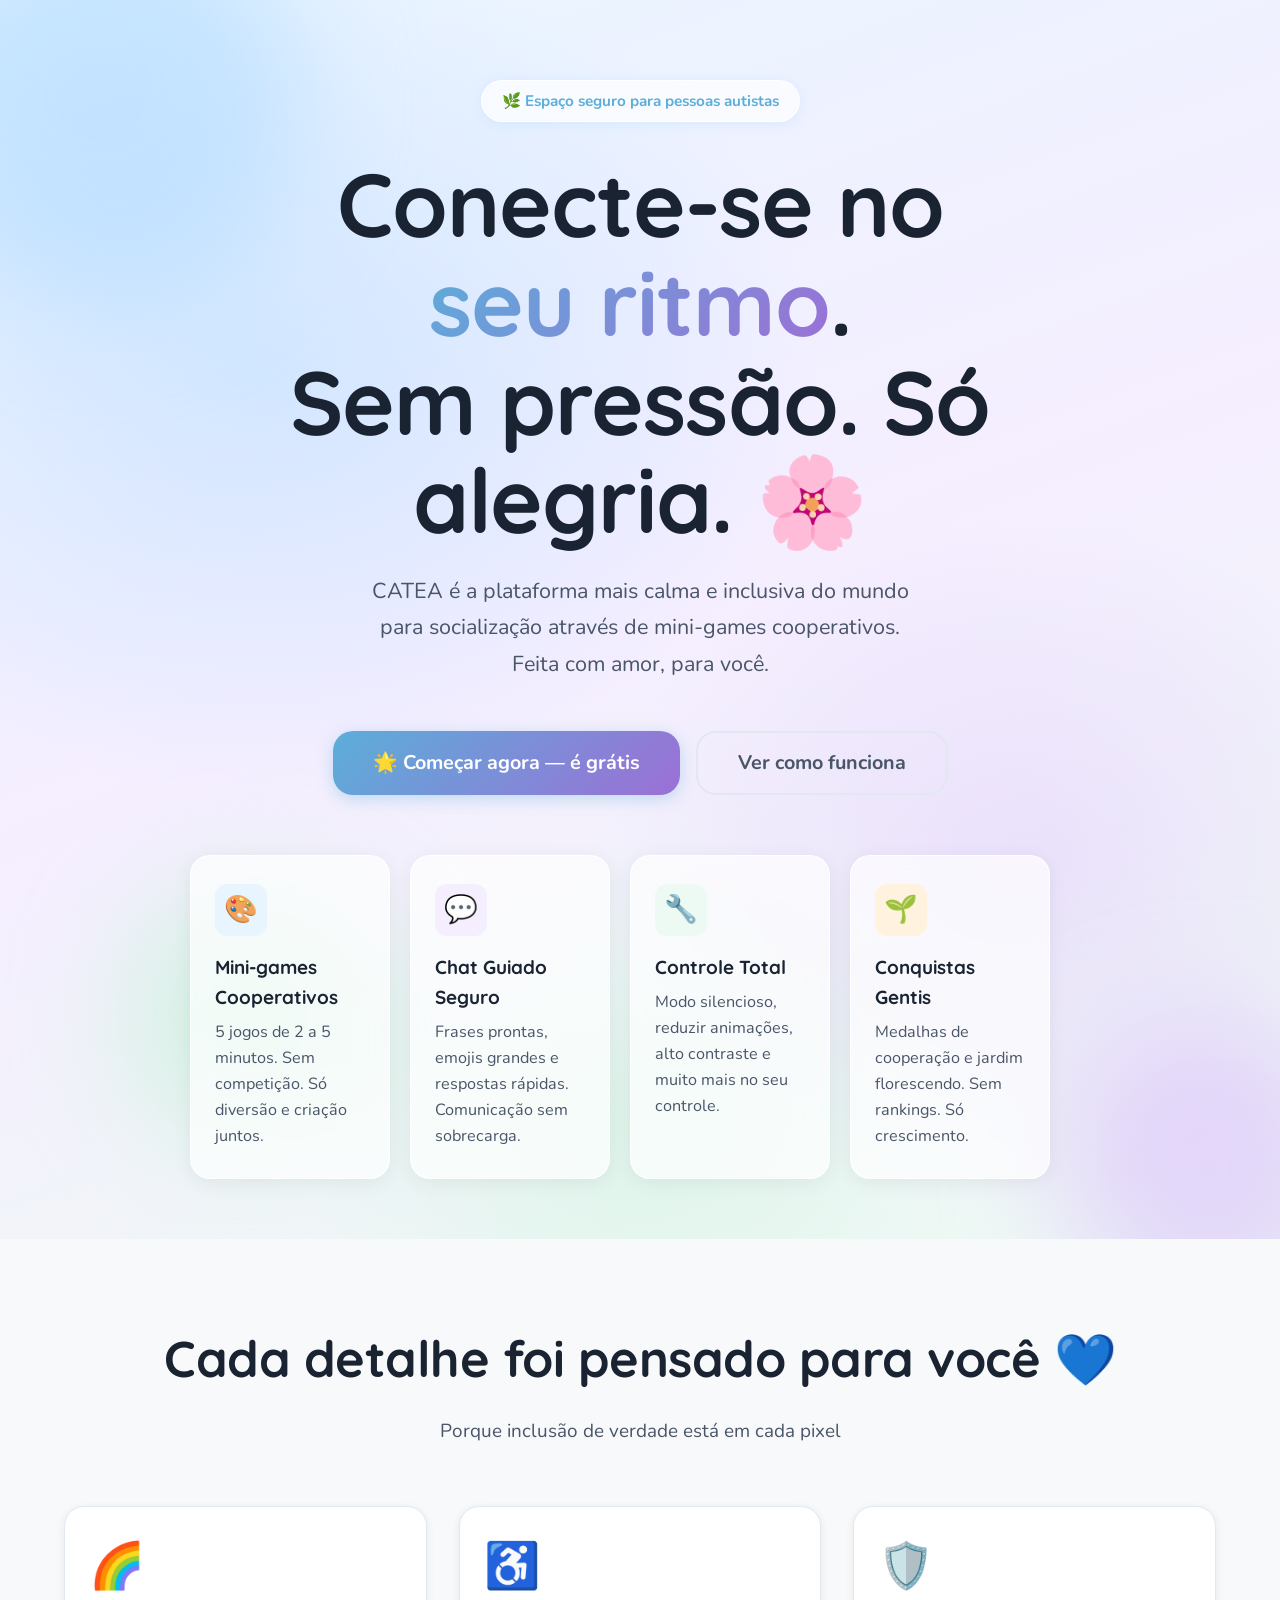
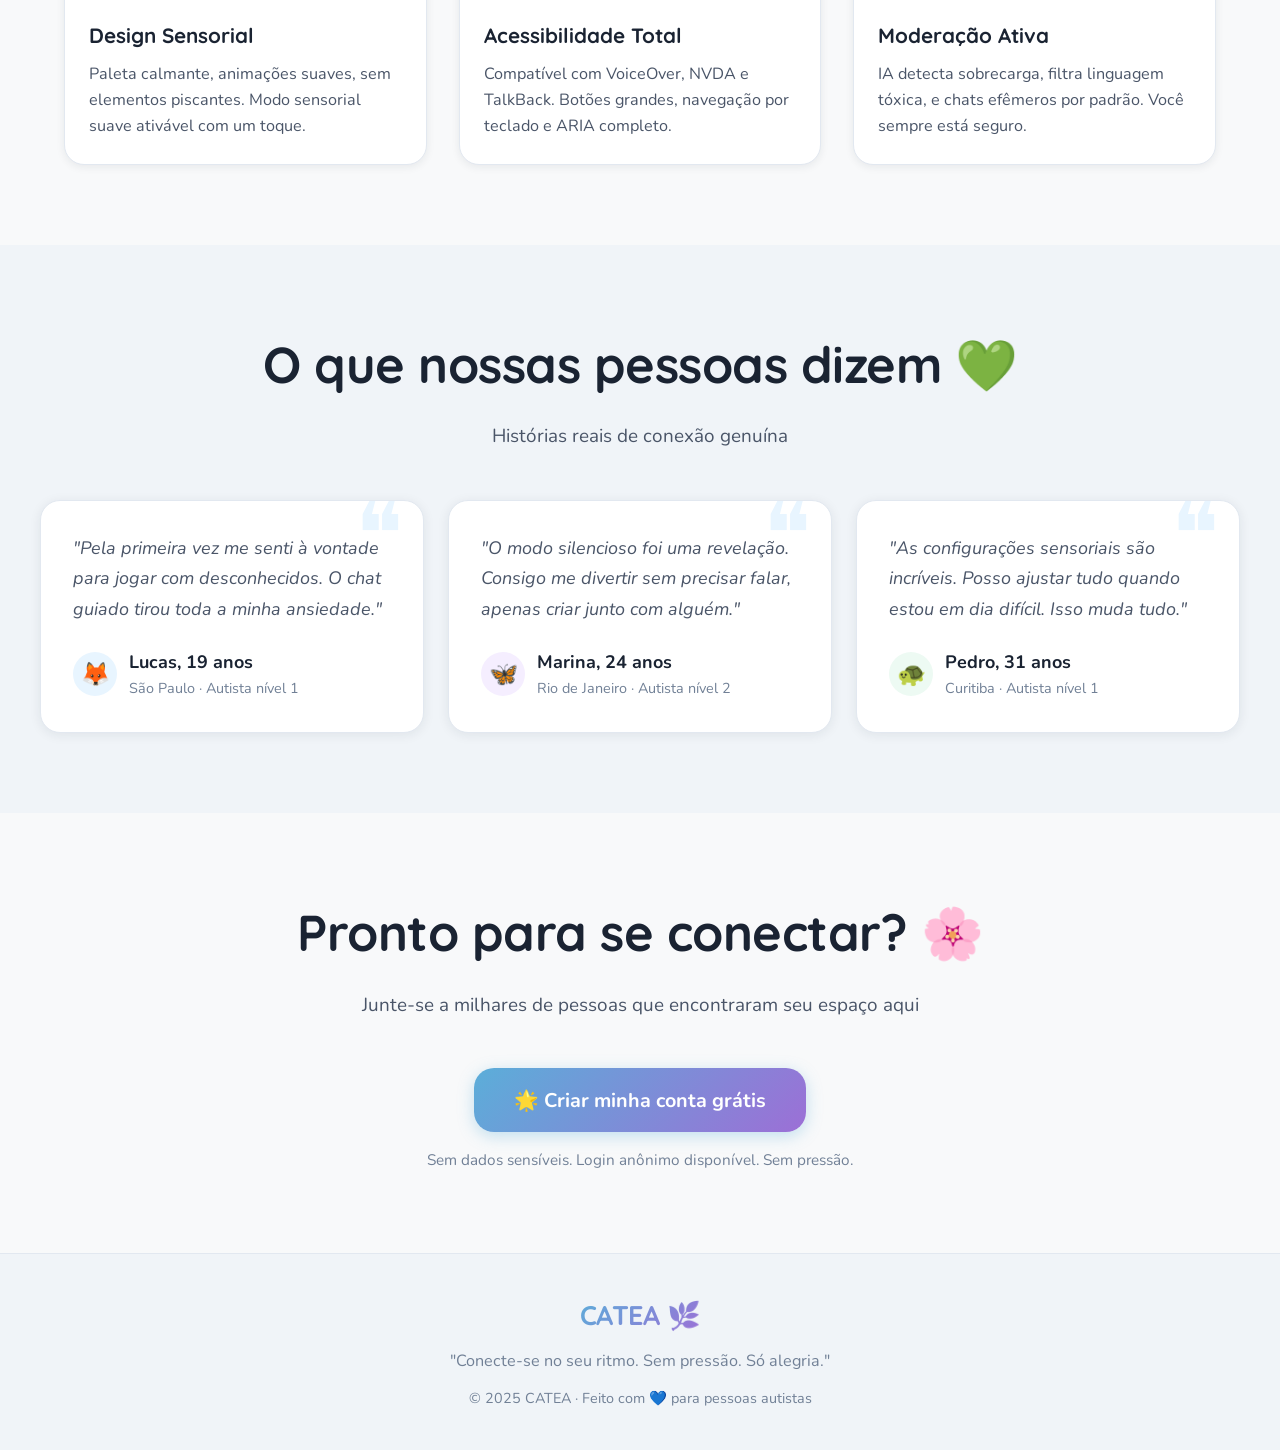
<file: index.html>
<!DOCTYPE html>
<html lang="pt-BR" data-theme="light">
<head>
<meta charset="UTF-8"/>
<meta name="viewport" content="width=device-width,initial-scale=1,viewport-fit=cover"/>
<meta name="theme-color" content="#A5D6FF"/>
<meta name="description" content="CATEA — Conecte-se no seu ritmo. Sem pressão. Só alegria."/>
<title>CATEA — Seu espaço calmo de conexão</title>
<link rel="preconnect" href="https://fonts.googleapis.com"/>
<link rel="preconnect" href="https://fonts.gstatic.com" crossorigin/>
<link href="https://fonts.googleapis.com/css2?family=Nunito:ital,wght@0,400;0,500;0,600;0,700;0,800;0,900;1,400&family=Quicksand:wght@400;500;600;700&display=swap" rel="stylesheet"/>
<link rel="stylesheet" href="styles.css"/>
</head>
<body data-page="landing">

<a href="#main-content" class="skip-link">Pular para conteúdo principal</a>

<!-- TOAST CONTAINER -->
<div class="toast-container" id="toastContainer" role="status" aria-live="polite"></div>

<!-- MAIN CONTENT -->
<main id="main-content" class="page-enter">

  <!-- Hero -->
  <section class="landing-hero" aria-label="Hero principal">
    <div class="hero-orb hero-orb-1" aria-hidden="true"></div>
    <div class="hero-orb hero-orb-2" aria-hidden="true"></div>
    <div class="hero-orb hero-orb-3" aria-hidden="true"></div>

    <div class="hero-content">
      <div class="hero-chip">🌿 Espaço seguro para pessoas autistas</div>
      <h1 class="hero-title">
        Conecte-se no <span>seu ritmo</span>.<br/>
        Sem pressão. Só alegria. 🌸
      </h1>
      <p class="hero-sub">
        CATEA é a plataforma mais calma e inclusiva do mundo para socialização através de mini-games cooperativos. Feita com amor, para você.
      </p>
      <div class="hero-actions">
        <button class="btn btn-primary btn-lg" onclick="window.location.href='login.html'">
          🌟 Começar agora — é grátis
        </button>
        <button class="btn btn-ghost btn-lg" onclick="window.location.href='como-funciona.html'">
          Ver como funciona
        </button>
      </div>
    </div>

    <div class="hero-cards" role="list">
      <div class="hero-feat-card card-glass" role="listitem">
        <div class="feat-icon" style="background:var(--blue-pale)">🎨</div>
        <div class="feat-title">Mini-games Cooperativos</div>
        <div class="feat-desc">5 jogos de 2 a 5 minutos. Sem competição. Só diversão e criação juntos.</div>
      </div>
      <div class="hero-feat-card card-glass" role="listitem">
        <div class="feat-icon" style="background:var(--purple-pale)">💬</div>
        <div class="feat-title">Chat Guiado Seguro</div>
        <div class="feat-desc">Frases prontas, emojis grandes e respostas rápidas. Comunicação sem sobrecarga.</div>
      </div>
      <div class="hero-feat-card card-glass" role="listitem">
        <div class="feat-icon" style="background:var(--green-pale)">🔧</div>
        <div class="feat-title">Controle Total</div>
        <div class="feat-desc">Modo silencioso, reduzir animações, alto contraste e muito mais no seu controle.</div>
      </div>
      <div class="hero-feat-card card-glass" role="listitem">
        <div class="feat-icon" style="background:#FFF3E0">🌱</div>
        <div class="feat-title">Conquistas Gentis</div>
        <div class="feat-desc">Medalhas de cooperação e jardim florescendo. Sem rankings. Só crescimento.</div>
      </div>
    </div>
  </section>

  <!-- Features -->
  <section class="section" aria-label="Como funciona">
    <div class="text-center" style="margin-bottom:60px">
      <h2 class="section-title">Cada detalhe foi pensado para você 💙</h2>
      <p class="section-sub">Porque inclusão de verdade está em cada pixel</p>
    </div>
    <div style="display:grid;grid-template-columns:repeat(auto-fit,minmax(280px,1fr));gap:32px">
      <div class="card">
        <div style="font-size:2.5rem;margin-bottom:16px">🌈</div>
        <h3 style="font-family:var(--font-title);font-size:1.15rem;font-weight:700;margin-bottom:10px">Design Sensorial</h3>
        <p style="color:var(--text2);font-size:0.9rem;line-height:1.6">Paleta calmante, animações suaves, sem elementos piscantes. Modo sensorial suave ativável com um toque.</p>
      </div>
      <div class="card">
        <div style="font-size:2.5rem;margin-bottom:16px">♿</div>
        <h3 style="font-family:var(--font-title);font-size:1.15rem;font-weight:700;margin-bottom:10px">Acessibilidade Total</h3>
        <p style="color:var(--text2);font-size:0.9rem;line-height:1.6">Compatível com VoiceOver, NVDA e TalkBack. Botões grandes, navegação por teclado e ARIA completo.</p>
      </div>
      <div class="card">
        <div style="font-size:2.5rem;margin-bottom:16px">🛡️</div>
        <h3 style="font-family:var(--font-title);font-size:1.15rem;font-weight:700;margin-bottom:10px">Moderação Ativa</h3>
        <p style="color:var(--text2);font-size:0.9rem;line-height:1.6">IA detecta sobrecarga, filtra linguagem tóxica, e chats efêmeros por padrão. Você sempre está seguro.</p>
      </div>
    </div>
  </section>

  <!-- Testimonials -->
  <section style="background:var(--bg3);padding:80px 24px" aria-label="Depoimentos">
    <div style="max-width:1200px;margin:0 auto">
      <h2 class="section-title text-center">O que nossas pessoas dizem 💚</h2>
      <p class="section-sub text-center">Histórias reais de conexão genuína</p>
      <div class="testimonials-grid">
        <div class="testi-card">
          <p class="testi-text">"Pela primeira vez me senti à vontade para jogar com desconhecidos. O chat guiado tirou toda a minha ansiedade."</p>
          <div class="testi-author">
            <div class="testi-avatar" style="background:var(--blue-pale)">🦊</div>
            <div>
              <div class="testi-name">Lucas, 19 anos</div>
              <div class="testi-role">São Paulo · Autista nível 1</div>
            </div>
          </div>
        </div>
        <div class="testi-card">
          <p class="testi-text">"O modo silencioso foi uma revelação. Consigo me divertir sem precisar falar, apenas criar junto com alguém."</p>
          <div class="testi-author">
            <div class="testi-avatar" style="background:var(--purple-pale)">🦋</div>
            <div>
              <div class="testi-name">Marina, 24 anos</div>
              <div class="testi-role">Rio de Janeiro · Autista nível 2</div>
            </div>
          </div>
        </div>
        <div class="testi-card">
          <p class="testi-text">"As configurações sensoriais são incríveis. Posso ajustar tudo quando estou em dia difícil. Isso muda tudo."</p>
          <div class="testi-author">
            <div class="testi-avatar" style="background:var(--green-pale)">🐢</div>
            <div>
              <div class="testi-name">Pedro, 31 anos</div>
              <div class="testi-role">Curitiba · Autista nível 1</div>
            </div>
          </div>
        </div>
      </div>
    </div>
  </section>

  <!-- CTA Final -->
  <section class="section text-center">
    <h2 class="section-title">Pronto para se conectar? 🌸</h2>
    <p class="section-sub">Junte-se a milhares de pessoas que encontraram seu espaço aqui</p>
    <button class="btn btn-primary btn-lg" onclick="window.location.href='login.html'">
      🌟 Criar minha conta grátis
    </button>
    <p style="color:var(--text3);font-size:0.85rem;margin-top:16px">Sem dados sensíveis. Login anônimo disponível. Sem pressão.</p>
  </section>

  <!-- Footer -->
  <footer style="background:var(--bg3);border-top:1px solid var(--border);padding:40px 24px;text-align:center">
    <div class="nav-logo" style="margin-bottom:12px;display:inline-block">CATEA 🌿</div>
    <p style="color:var(--text3);font-size:0.9rem">"Conecte-se no seu ritmo. Sem pressão. Só alegria."</p>
    <p style="color:var(--text3);font-size:0.8rem;margin-top:12px">© 2025 CATEA · Feito com 💙 para pessoas autistas</p>
  </footer>

</main>

<script src="app.js"></script>
</body>
</html>
</file>
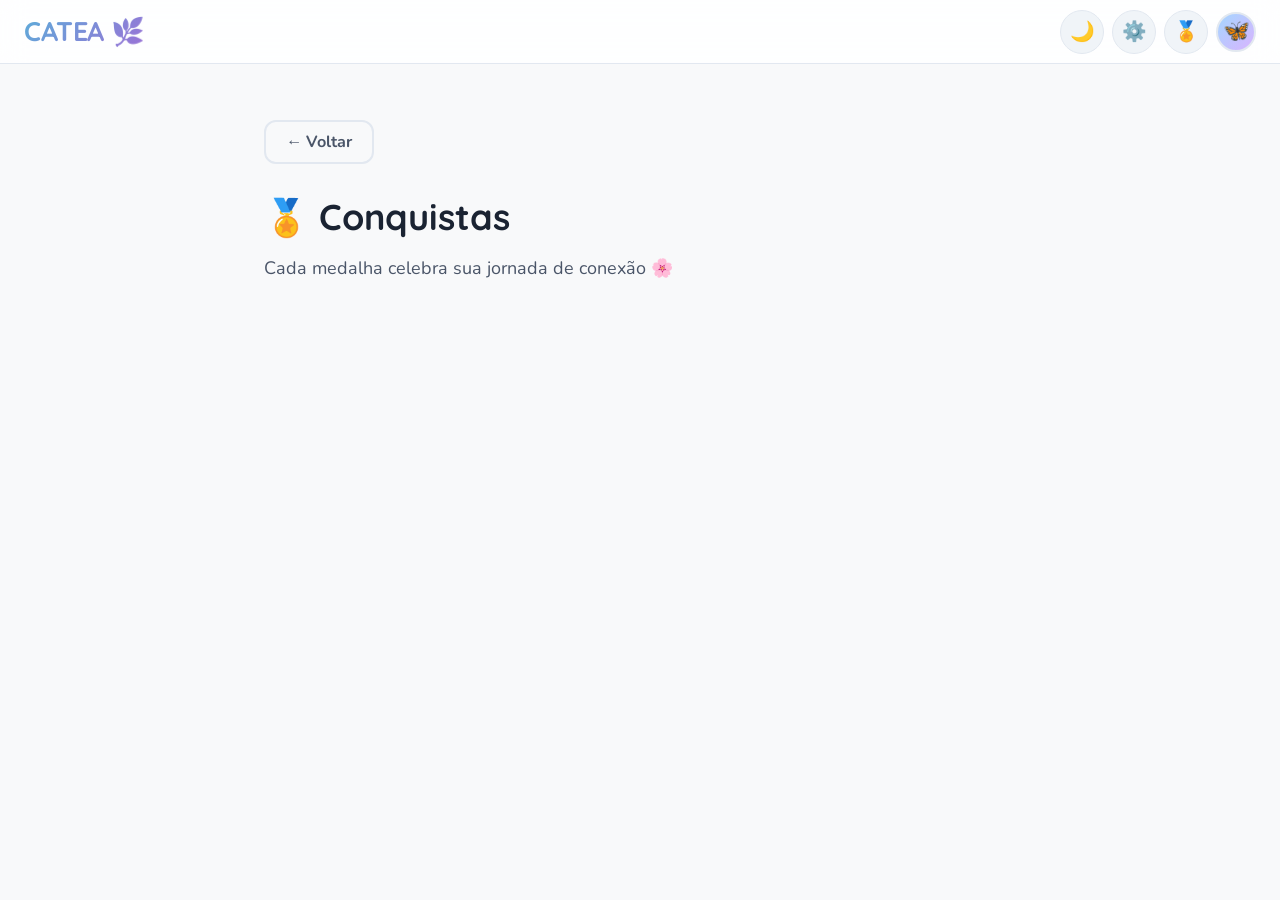
<file: achievements.html>
<!DOCTYPE html>
<html lang="pt-BR" data-theme="light">
<head>
<meta charset="UTF-8"/>
<meta name="viewport" content="width=device-width,initial-scale=1,viewport-fit=cover"/>
<title>CATEA — Conquistas</title>
<link rel="preconnect" href="https://fonts.googleapis.com"/>
<link rel="preconnect" href="https://fonts.gstatic.com" crossorigin/>
<link href="https://fonts.googleapis.com/css2?family=Nunito:ital,wght@0,400;0,500;0,600;0,700;0,800;0,900;1,400&family=Quicksand:wght@400;500;600;700&display=swap" rel="stylesheet"/>
<link rel="stylesheet" href="styles.css"/>
</head>
<body data-page="achievements">

<a href="#main-content" class="skip-link">Pular para conteúdo principal</a>
<div class="toast-container" id="toastContainer" role="status" aria-live="polite"></div>

<nav class="nav" role="navigation" aria-label="Navegação principal">
  <div class="nav-logo" onclick="showPage('dashboard')">CATEA 🌿</div>
  <div class="nav-actions">
    <button class="nav-btn" id="themeBtn" onclick="toggleTheme()" aria-label="Alternar tema">🌙</button>
    <button class="nav-btn" onclick="showPage('settings')" aria-label="Configurações">⚙️</button>
    <button class="nav-btn" onclick="showPage('achievements')" aria-label="Conquistas">🏅</button>
    <div class="nav-avatar" onclick="showPage('profile')" role="button" tabindex="0" aria-label="Meu perfil">🦋</div>
  </div>
</nav>

<nav class="bottom-nav" aria-label="Navegação rápida">
  <button class="bottom-nav-btn" onclick="showPage('dashboard')" aria-label="Início"><span class="bottom-nav-icon">🏠</span>Início</button>
  <button class="bottom-nav-btn" onclick="showPage('games')" aria-label="Jogos"><span class="bottom-nav-icon">🎮</span>Jogos</button>
  <button class="bottom-nav-btn" onclick="showPage('profile')" aria-label="Perfil"><span class="bottom-nav-icon">🦋</span>Perfil</button>
  <button class="bottom-nav-btn" onclick="showPage('settings')" aria-label="Configurações"><span class="bottom-nav-icon">⚙️</span>Ajustes</button>
</nav>

<main id="main-content" class="page-enter" style="padding-top:80px;min-height:100vh">
  <div style="max-width:800px;margin:0 auto;padding:40px 24px">
    <button class="btn btn-ghost btn-sm" onclick="goBack()" style="margin-bottom:24px">← Voltar</button>

    <h1 style="font-family:var(--font-title);font-size:2rem;font-weight:800;margin-bottom:8px">🏅 Conquistas</h1>
    <p style="color:var(--text2);margin-bottom:40px">Cada medalha celebra sua jornada de conexão 🌸</p>

    <div style="display:grid;grid-template-columns:repeat(auto-fill,minmax(160px,1fr));gap:20px"
      role="list" id="achievementsList">
    </div>
  </div>
</main>

<script src="app.js"></script>
</body>
</html>
</file>
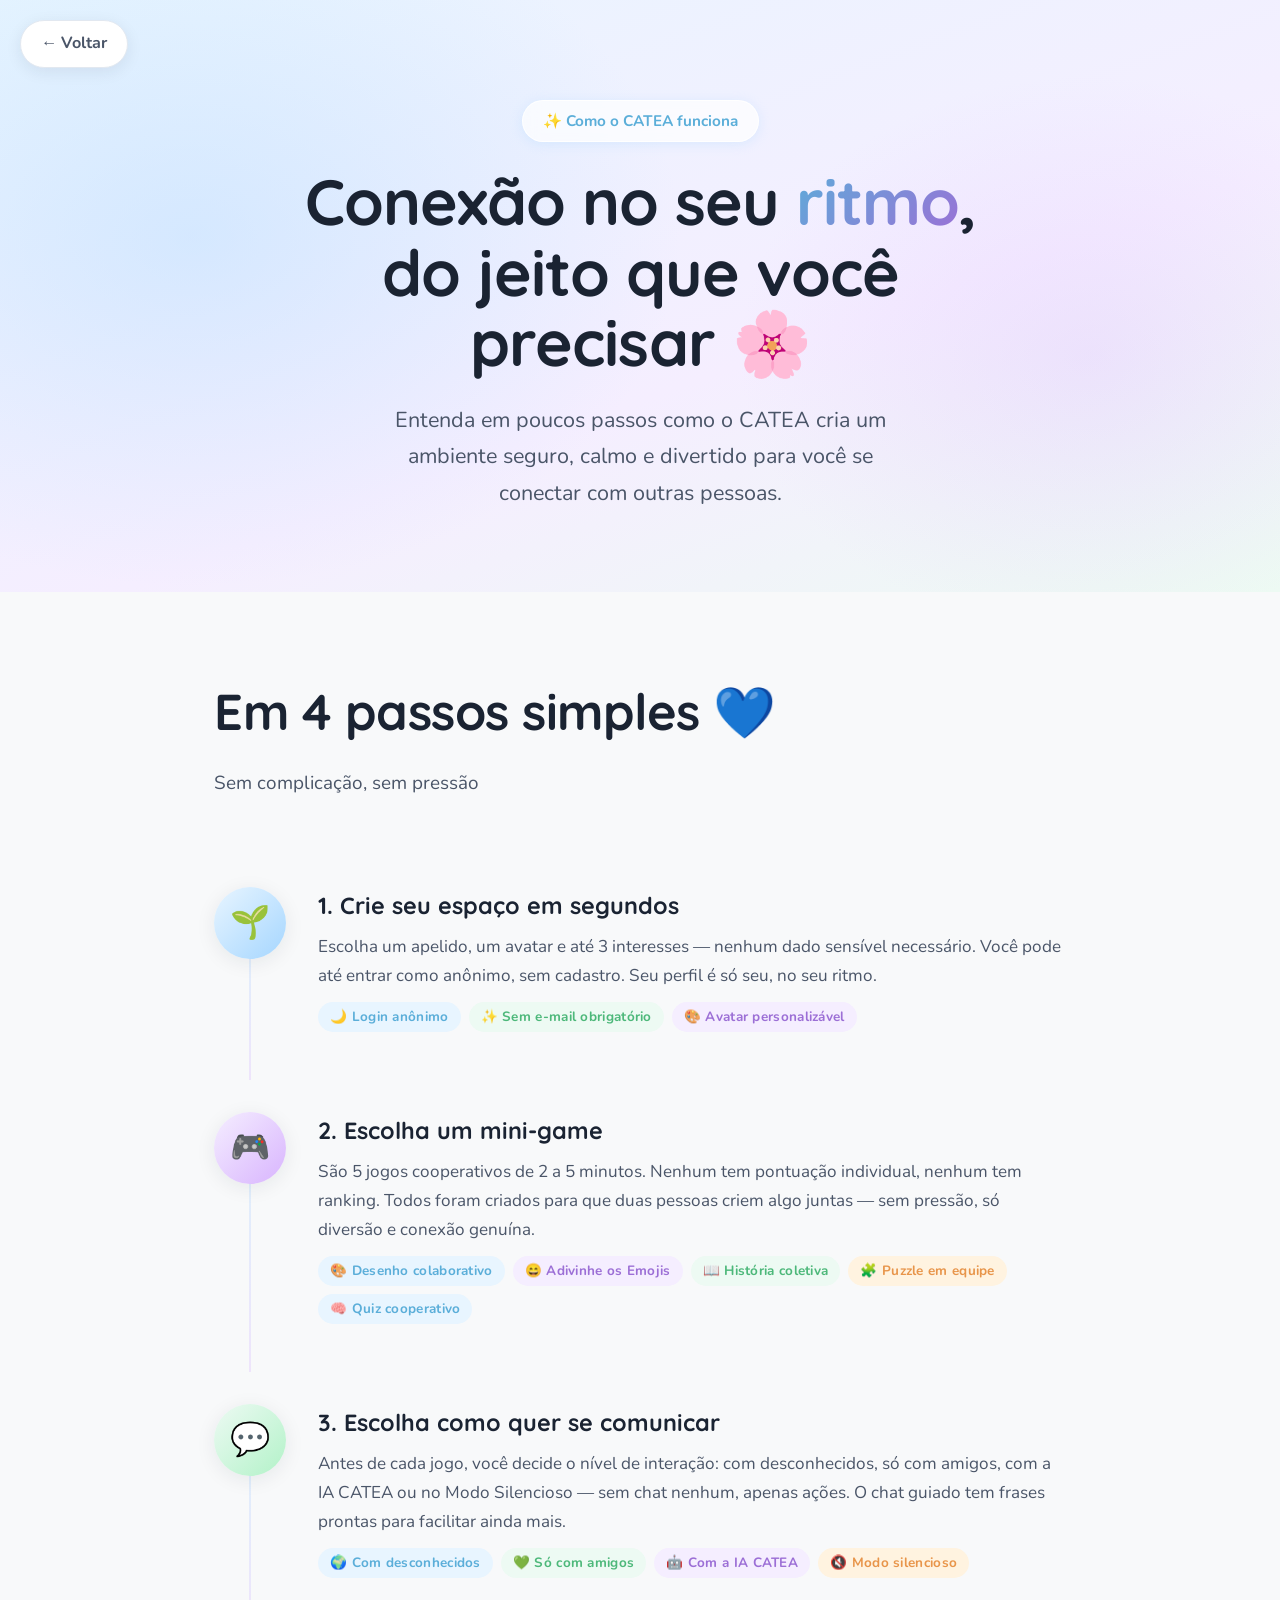
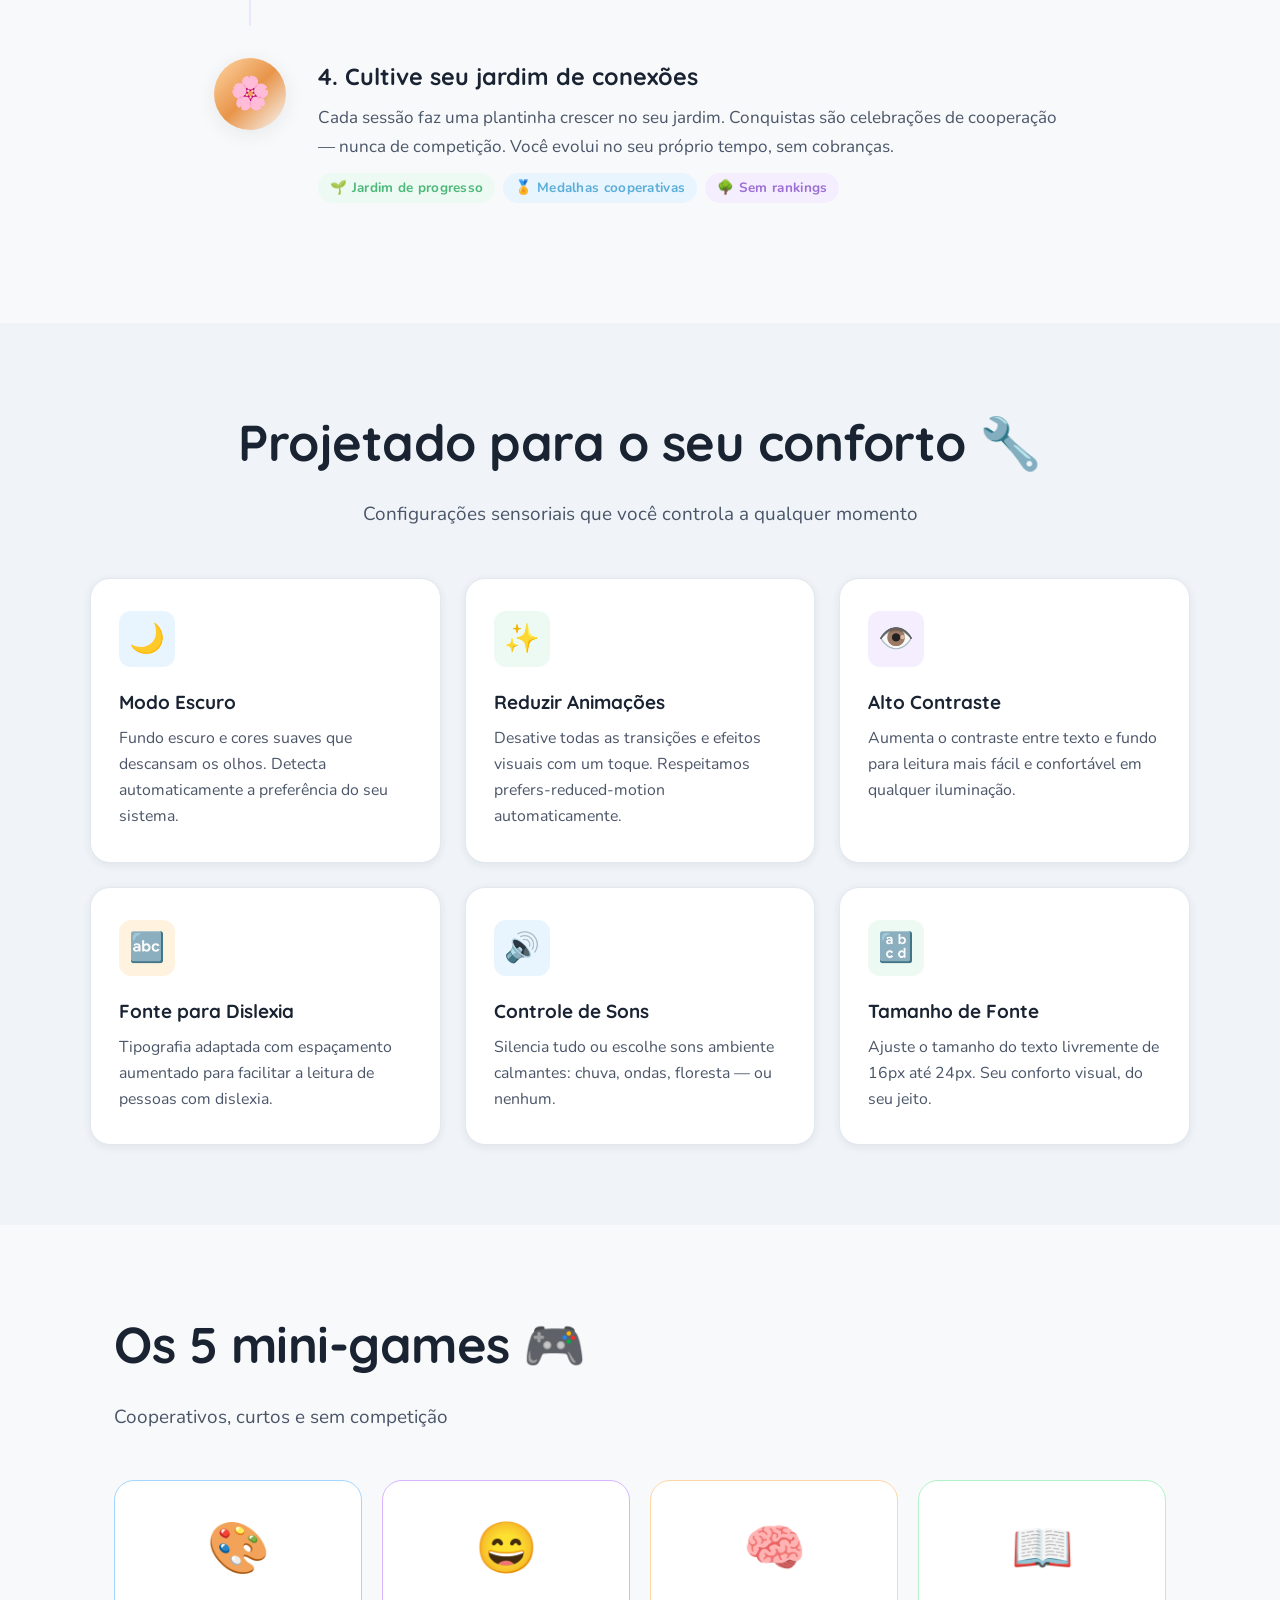
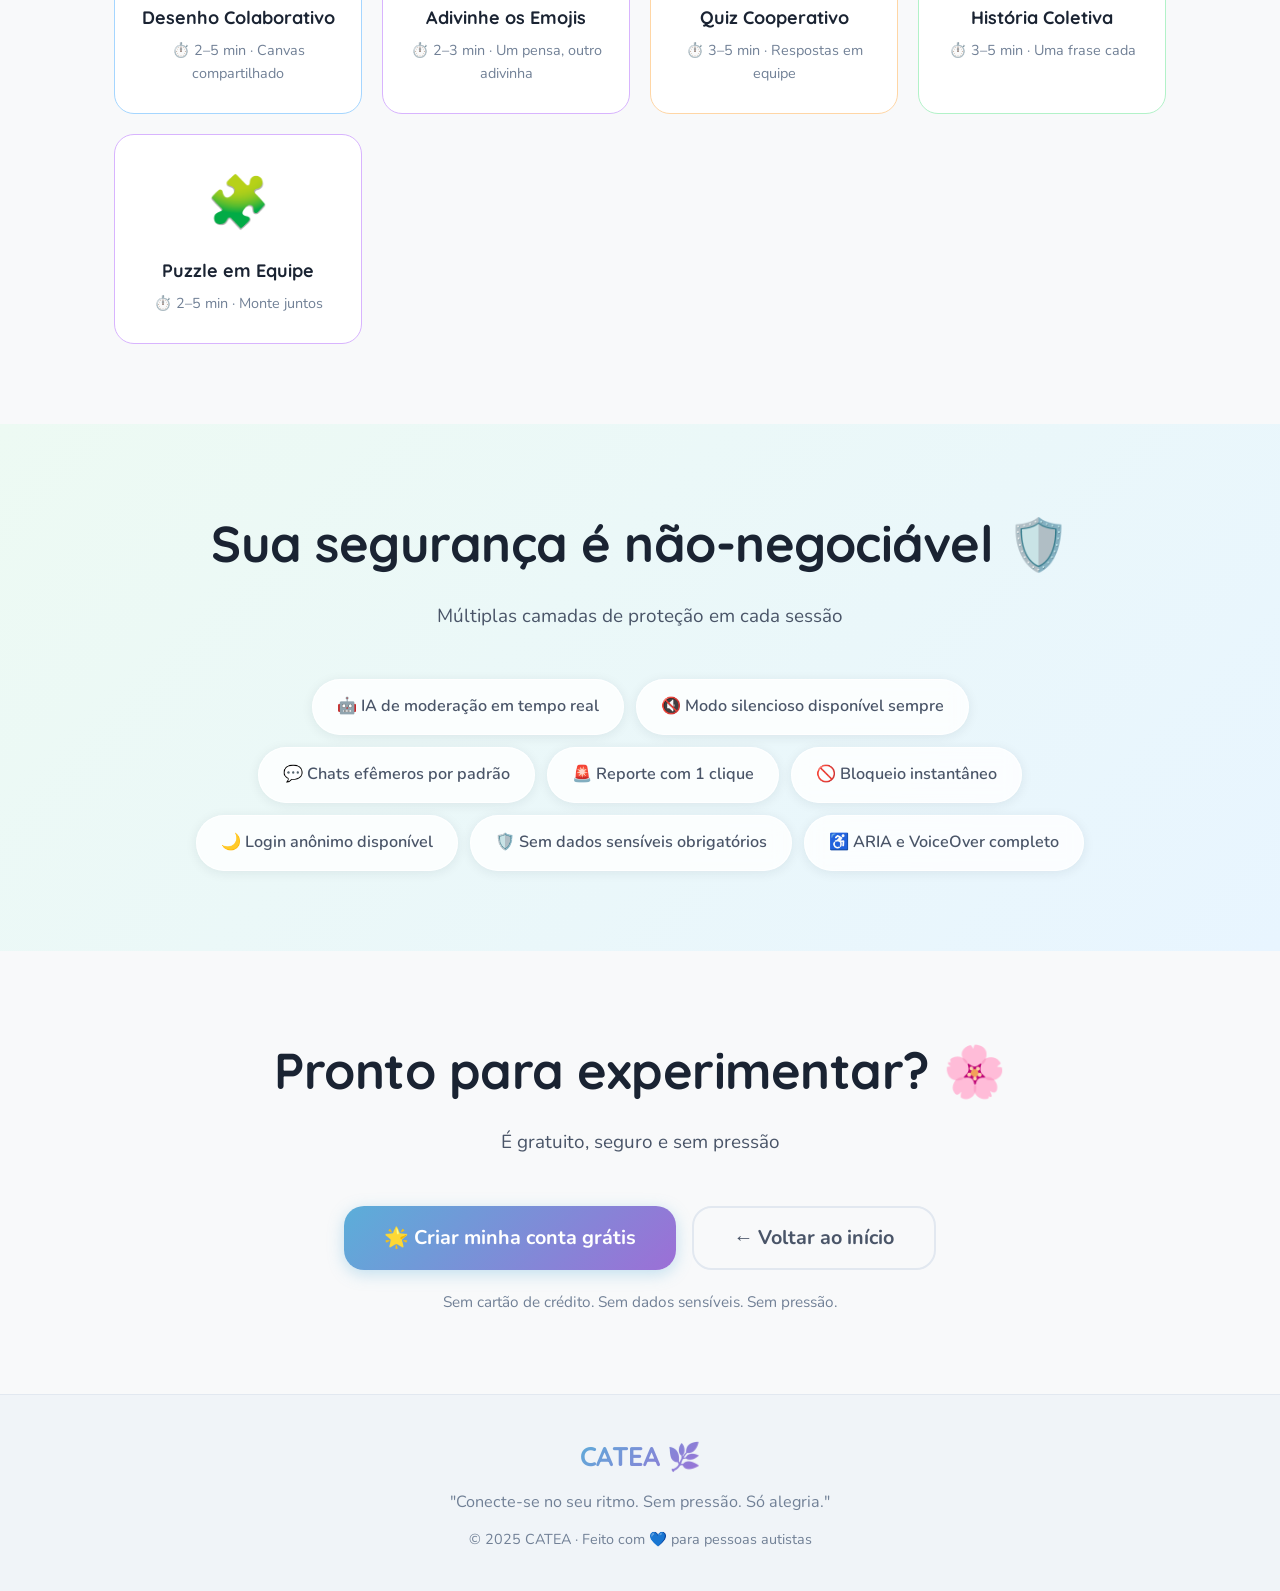
<file: como-funciona.html>
<!DOCTYPE html>
<html lang="pt-BR" data-theme="light">
<head>
<meta charset="UTF-8"/>
<meta name="viewport" content="width=device-width,initial-scale=1,viewport-fit=cover"/>
<meta name="theme-color" content="#A5D6FF"/>
<meta name="description" content="CATEA — Veja como funciona a plataforma."/>
<title>CATEA — Como funciona</title>
<link rel="preconnect" href="https://fonts.googleapis.com"/>
<link rel="preconnect" href="https://fonts.gstatic.com" crossorigin/>
<link href="https://fonts.googleapis.com/css2?family=Nunito:ital,wght@0,400;0,500;0,600;0,700;0,800;0,900;1,400&family=Quicksand:wght@400;500;600;700&display=swap" rel="stylesheet"/>
<link rel="stylesheet" href="styles.css"/>
<style>
  /* =====================================================
     PAGE: COMO FUNCIONA — extras
     ===================================================== */
  .cf-hero {
    background: linear-gradient(160deg, var(--blue-pale) 0%, var(--purple-pale) 60%, var(--green-pale) 100%);
    padding: 100px 24px 80px;
    text-align: center;
    position: relative;
    overflow: hidden;
  }
  .cf-hero::before {
    content: '';
    position: absolute; inset: 0;
    background:
      radial-gradient(ellipse 700px 500px at 15% 40%, rgba(165,214,255,0.35) 0%, transparent 70%),
      radial-gradient(ellipse 500px 400px at 85% 60%, rgba(216,180,254,0.25) 0%, transparent 70%);
    animation: breathe 8s ease-in-out infinite;
  }
  @keyframes breathe {
    0%,100%{opacity:0.8;transform:scale(1)}
    50%{opacity:1;transform:scale(1.02)}
  }
  .cf-hero-content { position: relative; z-index: 2; max-width: 680px; margin: 0 auto; }

  /* Steps */
  .steps-section { padding: 80px 24px; max-width: 900px; margin: 0 auto; }
  .step-list { display: flex; flex-direction: column; gap: 0; }
  .step-item {
    display: grid;
    grid-template-columns: 72px 1fr;
    gap: 32px;
    align-items: flex-start;
    padding: 40px 0;
    position: relative;
  }
  .step-item:not(:last-child)::after {
    content: '';
    position: absolute;
    left: 35px; top: 96px; bottom: -8px;
    width: 2px;
    background: linear-gradient(to bottom, var(--blue), var(--purple));
    opacity: 0.3;
  }
  .step-num {
    width: 72px; height: 72px;
    border-radius: 50%;
    display: flex; align-items: center; justify-content: center;
    font-size: 1.8rem;
    flex-shrink: 0;
    box-shadow: 0 4px 20px var(--shadow);
    position: relative; z-index: 1;
  }
  .step-body {}
  .step-title {
    font-family: var(--font-title);
    font-size: 1.3rem; font-weight: 800;
    margin-bottom: 8px; color: var(--text);
  }
  .step-desc { color: var(--text2); line-height: 1.7; font-size: 0.95rem; margin-bottom: 12px; }
  .step-tags { display: flex; flex-wrap: wrap; gap: 8px; }

  /* Features grid */
  .features-section {
    background: var(--bg3);
    padding: 80px 24px;
  }
  .features-inner { max-width: 1100px; margin: 0 auto; }
  .features-grid {
    display: grid;
    grid-template-columns: repeat(auto-fit, minmax(260px, 1fr));
    gap: 24px;
    margin-top: 48px;
  }
  .feature-card {
    background: var(--bg2);
    border: 1px solid var(--border);
    border-radius: var(--radius);
    padding: 32px 28px;
    box-shadow: 0 2px 8px var(--shadow);
    transition: var(--trans-soft);
  }
  .feature-card:hover { transform: translateY(-3px); box-shadow: 0 10px 28px var(--shadow2); }
  .feature-icon-wrap {
    width: 56px; height: 56px;
    border-radius: var(--radius-sm);
    display: flex; align-items: center; justify-content: center;
    font-size: 1.6rem;
    margin-bottom: 20px;
  }
  .feature-title {
    font-family: var(--font-title);
    font-size: 1.05rem; font-weight: 700;
    margin-bottom: 8px; color: var(--text);
  }
  .feature-desc { font-size: 0.88rem; color: var(--text2); line-height: 1.65; }

  /* Games preview */
  .games-preview-section { padding: 80px 24px; max-width: 1100px; margin: 0 auto; }
  .games-preview-grid {
    display: grid;
    grid-template-columns: repeat(auto-fit, minmax(200px, 1fr));
    gap: 20px;
    margin-top: 48px;
  }
  .game-preview-card {
    background: var(--bg2);
    border: 1.5px solid var(--border);
    border-radius: var(--radius);
    padding: 28px 20px;
    text-align: center;
    transition: var(--trans);
    cursor: default;
  }
  .game-preview-card:hover { transform: translateY(-4px); box-shadow: 0 12px 30px var(--shadow2); }
  .game-preview-emoji { font-size: 2.8rem; margin-bottom: 14px; }
  .game-preview-title {
    font-family: var(--font-title); font-size: 1rem; font-weight: 700;
    margin-bottom: 6px; color: var(--text);
  }
  .game-preview-time { font-size: 0.8rem; color: var(--text3); }

  /* Safety section */
  .safety-section {
    padding: 80px 24px;
    background: linear-gradient(135deg, var(--green-pale) 0%, var(--blue-pale) 100%);
  }
  .safety-inner { max-width: 900px; margin: 0 auto; text-align: center; }
  .safety-pills {
    display: flex; flex-wrap: wrap; gap: 12px;
    justify-content: center; margin-top: 40px;
  }
  .safety-pill {
    display: inline-flex; align-items: center; gap: 10px;
    padding: 14px 24px;
    background: rgba(255,255,255,0.8);
    border: 1px solid rgba(255,255,255,0.9);
    backdrop-filter: blur(8px);
    border-radius: 99px;
    font-size: 0.9rem; font-weight: 600; color: var(--text2);
    box-shadow: 0 2px 12px var(--shadow);
  }

  /* CTA */
  .cf-cta {
    padding: 80px 24px;
    text-align: center;
    background: var(--bg);
  }

  /* Back button (fixed top-left) */
  .back-btn {
    position: fixed; top: 20px; left: 20px; z-index: 200;
    display: inline-flex; align-items: center; gap: 8px;
    padding: 0 20px;
    height: 48px;
    border-radius: 99px;
    background: var(--bg2);
    border: 1.5px solid var(--border);
    color: var(--text2);
    font-family: var(--font-body); font-size: 0.9rem; font-weight: 700;
    cursor: pointer;
    box-shadow: 0 4px 16px var(--shadow);
    transition: var(--trans-soft);
    text-decoration: none;
  }
  .back-btn:hover {
    background: var(--blue-pale);
    border-color: var(--blue);
    color: var(--blue-deep);
    transform: translateX(-2px);
  }

  @media (max-width: 600px) {
    .step-item { grid-template-columns: 56px 1fr; gap: 20px; }
    .step-num { width: 56px; height: 56px; font-size: 1.4rem; }
    .step-item:not(:last-child)::after { left: 27px; }
  }
</style>
</head>
<body data-page="como-funciona">

<a href="#main-content" class="skip-link">Pular para conteúdo principal</a>

<!-- Back button -->
<a href="index.html" class="back-btn" aria-label="Voltar para o início">
  ← Voltar
</a>

<!-- MAIN CONTENT -->
<main id="main-content">

  <!-- =====================================================
       HERO
       ===================================================== -->
  <section class="cf-hero">
    <div class="cf-hero-content">
      <div class="hero-chip" style="margin-bottom:24px">✨ Como o CATEA funciona</div>
      <h1 class="hero-title" style="font-size:clamp(2.2rem,5vw,3.8rem)">
        Conexão no seu <span>ritmo</span>,<br/>do jeito que você precisar 🌸
      </h1>
      <p class="hero-sub" style="margin-bottom:0">
        Entenda em poucos passos como o CATEA cria um ambiente seguro, calmo e divertido para você se conectar com outras pessoas.
      </p>
    </div>
  </section>

  <!-- =====================================================
       STEPS — COMO FUNCIONA
       ===================================================== -->
  <section class="steps-section" aria-label="Passo a passo">
    <h2 class="section-title">Em 4 passos simples 💙</h2>
    <p class="section-sub" style="margin-bottom:48px">Sem complicação, sem pressão</p>

    <div class="step-list" role="list">

      <div class="step-item" role="listitem">
        <div class="step-num" style="background:linear-gradient(135deg,var(--blue-pale),var(--blue))">
          🌱
        </div>
        <div class="step-body">
          <div class="step-title">1. Crie seu espaço em segundos</div>
          <div class="step-desc">
            Escolha um apelido, um avatar e até 3 interesses — nenhum dado sensível necessário.
            Você pode até entrar como anônimo, sem cadastro. Seu perfil é só seu, no seu ritmo.
          </div>
          <div class="step-tags">
            <span class="badge badge-blue">🌙 Login anônimo</span>
            <span class="badge badge-green">✨ Sem e-mail obrigatório</span>
            <span class="badge badge-purple">🎨 Avatar personalizável</span>
          </div>
        </div>
      </div>

      <div class="step-item" role="listitem">
        <div class="step-num" style="background:linear-gradient(135deg,var(--purple-pale),var(--purple))">
          🎮
        </div>
        <div class="step-body">
          <div class="step-title">2. Escolha um mini-game</div>
          <div class="step-desc">
            São 5 jogos cooperativos de 2 a 5 minutos. Nenhum tem pontuação individual, nenhum tem
            ranking. Todos foram criados para que duas pessoas criem algo juntas — sem pressão,
            só diversão e conexão genuína.
          </div>
          <div class="step-tags">
            <span class="badge badge-blue">🎨 Desenho colaborativo</span>
            <span class="badge badge-purple">😄 Adivinhe os Emojis</span>
            <span class="badge badge-green">📖 História coletiva</span>
            <span class="badge badge-peach">🧩 Puzzle em equipe</span>
            <span class="badge badge-blue">🧠 Quiz cooperativo</span>
          </div>
        </div>
      </div>

      <div class="step-item" role="listitem">
        <div class="step-num" style="background:linear-gradient(135deg,var(--green-pale),var(--green))">
          💬
        </div>
        <div class="step-body">
          <div class="step-title">3. Escolha como quer se comunicar</div>
          <div class="step-desc">
            Antes de cada jogo, você decide o nível de interação: com desconhecidos, só com amigos,
            com a IA CATEA ou no Modo Silencioso — sem chat nenhum, apenas ações.
            O chat guiado tem frases prontas para facilitar ainda mais.
          </div>
          <div class="step-tags">
            <span class="badge badge-blue">🌍 Com desconhecidos</span>
            <span class="badge badge-green">💚 Só com amigos</span>
            <span class="badge badge-purple">🤖 Com a IA CATEA</span>
            <span class="badge badge-peach">🔇 Modo silencioso</span>
          </div>
        </div>
      </div>

      <div class="step-item" role="listitem">
        <div class="step-num" style="background:linear-gradient(135deg,var(--peach),var(--peach-deep),#fff0)">
          🌸
        </div>
        <div class="step-body">
          <div class="step-title">4. Cultive seu jardim de conexões</div>
          <div class="step-desc">
            Cada sessão faz uma plantinha crescer no seu jardim. Conquistas são celebrações de
            cooperação — nunca de competição. Você evolui no seu próprio tempo, sem cobranças.
          </div>
          <div class="step-tags">
            <span class="badge badge-green">🌱 Jardim de progresso</span>
            <span class="badge badge-blue">🏅 Medalhas cooperativas</span>
            <span class="badge badge-purple">🌳 Sem rankings</span>
          </div>
        </div>
      </div>

    </div>
  </section>

  <!-- =====================================================
       FEATURES
       ===================================================== -->
  <section class="features-section" aria-label="Recursos de acessibilidade">
    <div class="features-inner">
      <h2 class="section-title text-center">Projetado para o seu conforto 🔧</h2>
      <p class="section-sub text-center">Configurações sensoriais que você controla a qualquer momento</p>

      <div class="features-grid">
        <div class="feature-card">
          <div class="feature-icon-wrap" style="background:var(--blue-pale)">🌙</div>
          <div class="feature-title">Modo Escuro</div>
          <div class="feature-desc">Fundo escuro e cores suaves que descansam os olhos. Detecta automaticamente a preferência do seu sistema.</div>
        </div>
        <div class="feature-card">
          <div class="feature-icon-wrap" style="background:var(--green-pale)">✨</div>
          <div class="feature-title">Reduzir Animações</div>
          <div class="feature-desc">Desative todas as transições e efeitos visuais com um toque. Respeitamos prefers-reduced-motion automaticamente.</div>
        </div>
        <div class="feature-card">
          <div class="feature-icon-wrap" style="background:var(--purple-pale)">👁️</div>
          <div class="feature-title">Alto Contraste</div>
          <div class="feature-desc">Aumenta o contraste entre texto e fundo para leitura mais fácil e confortável em qualquer iluminação.</div>
        </div>
        <div class="feature-card">
          <div class="feature-icon-wrap" style="background:#FFF3E0">🔤</div>
          <div class="feature-title">Fonte para Dislexia</div>
          <div class="feature-desc">Tipografia adaptada com espaçamento aumentado para facilitar a leitura de pessoas com dislexia.</div>
        </div>
        <div class="feature-card">
          <div class="feature-icon-wrap" style="background:var(--blue-pale)">🔊</div>
          <div class="feature-title">Controle de Sons</div>
          <div class="feature-desc">Silencia tudo ou escolhe sons ambiente calmantes: chuva, ondas, floresta — ou nenhum.</div>
        </div>
        <div class="feature-card">
          <div class="feature-icon-wrap" style="background:var(--green-pale)">🔡</div>
          <div class="feature-title">Tamanho de Fonte</div>
          <div class="feature-desc">Ajuste o tamanho do texto livremente de 16px até 24px. Seu conforto visual, do seu jeito.</div>
        </div>
      </div>
    </div>
  </section>

  <!-- =====================================================
       GAMES PREVIEW
       ===================================================== -->
  <section class="games-preview-section" aria-label="Mini-games disponíveis">
    <h2 class="section-title">Os 5 mini-games 🎮</h2>
    <p class="section-sub">Cooperativos, curtos e sem competição</p>

    <div class="games-preview-grid" role="list">
      <div class="game-preview-card" role="listitem" style="border-color:var(--blue)">
        <div class="game-preview-emoji">🎨</div>
        <div class="game-preview-title">Desenho Colaborativo</div>
        <div class="game-preview-time">⏱️ 2–5 min · Canvas compartilhado</div>
      </div>
      <div class="game-preview-card" role="listitem" style="border-color:var(--purple)">
        <div class="game-preview-emoji">😄</div>
        <div class="game-preview-title">Adivinhe os Emojis</div>
        <div class="game-preview-time">⏱️ 2–3 min · Um pensa, outro adivinha</div>
      </div>
      <div class="game-preview-card" role="listitem" style="border-color:var(--peach)">
        <div class="game-preview-emoji">🧠</div>
        <div class="game-preview-title">Quiz Cooperativo</div>
        <div class="game-preview-time">⏱️ 3–5 min · Respostas em equipe</div>
      </div>
      <div class="game-preview-card" role="listitem" style="border-color:var(--green)">
        <div class="game-preview-emoji">📖</div>
        <div class="game-preview-title">História Coletiva</div>
        <div class="game-preview-time">⏱️ 3–5 min · Uma frase cada</div>
      </div>
      <div class="game-preview-card" role="listitem" style="border-color:var(--purple)">
        <div class="game-preview-emoji">🧩</div>
        <div class="game-preview-title">Puzzle em Equipe</div>
        <div class="game-preview-time">⏱️ 2–5 min · Monte juntos</div>
      </div>
    </div>
  </section>

  <!-- =====================================================
       SAFETY
       ===================================================== -->
  <section class="safety-section" aria-label="Segurança e privacidade">
    <div class="safety-inner">
      <h2 class="section-title">Sua segurança é não-negociável 🛡️</h2>
      <p class="section-sub">Múltiplas camadas de proteção em cada sessão</p>
      <div class="safety-pills" role="list">
        <div class="safety-pill" role="listitem">🤖 IA de moderação em tempo real</div>
        <div class="safety-pill" role="listitem">🔇 Modo silencioso disponível sempre</div>
        <div class="safety-pill" role="listitem">💬 Chats efêmeros por padrão</div>
        <div class="safety-pill" role="listitem">🚨 Reporte com 1 clique</div>
        <div class="safety-pill" role="listitem">🚫 Bloqueio instantâneo</div>
        <div class="safety-pill" role="listitem">🌙 Login anônimo disponível</div>
        <div class="safety-pill" role="listitem">🛡️ Sem dados sensíveis obrigatórios</div>
        <div class="safety-pill" role="listitem">♿ ARIA e VoiceOver completo</div>
      </div>
    </div>
  </section>

  <!-- =====================================================
       CTA
       ===================================================== -->
  <section class="cf-cta">
    <h2 class="section-title">Pronto para experimentar? 🌸</h2>
    <p class="section-sub">É gratuito, seguro e sem pressão</p>
    <div style="display:flex;gap:16px;justify-content:center;flex-wrap:wrap">
      <a href="login.html" class="btn btn-primary btn-lg">
        🌟 Criar minha conta grátis
      </a>
      <a href="index.html" class="btn btn-ghost btn-lg">
        ← Voltar ao início
      </a>
    </div>
    <p style="color:var(--text3);font-size:0.85rem;margin-top:20px">Sem cartão de crédito. Sem dados sensíveis. Sem pressão.</p>
  </section>

  <!-- Footer -->
  <footer style="background:var(--bg3);border-top:1px solid var(--border);padding:40px 24px;text-align:center">
    <div class="nav-logo" style="margin-bottom:12px;display:inline-block;font-family:var(--font-title);font-size:1.5rem;font-weight:800;background:linear-gradient(135deg,var(--blue-deep),var(--purple-deep));-webkit-background-clip:text;-webkit-text-fill-color:transparent;background-clip:text;">CATEA 🌿</div>
    <p style="color:var(--text3);font-size:0.9rem">"Conecte-se no seu ritmo. Sem pressão. Só alegria."</p>
    <p style="color:var(--text3);font-size:0.8rem;margin-top:12px">© 2025 CATEA · Feito com 💙 para pessoas autistas</p>
  </footer>

</main>

<script src="app.js"></script>
<script>
  // Minimal init for this page (no full app needed)
  document.addEventListener('DOMContentLoaded', () => {
    // Apply saved theme
    const saved = sessionStorage.getItem('catea_state');
    if (saved) {
      try {
        const s = JSON.parse(saved);
        if (s.theme === 'dark') {
          document.documentElement.setAttribute('data-theme', 'dark');
        }
        if (s.sensoryMode) {
          document.documentElement.setAttribute('data-sensory', 'soft');
        }
        if (s.fontSize && s.fontSize !== 18) {
          document.documentElement.style.fontSize = s.fontSize + 'px';
        }
      } catch(e) {}
    }
  });
</script>
</body>
</html>
</file>
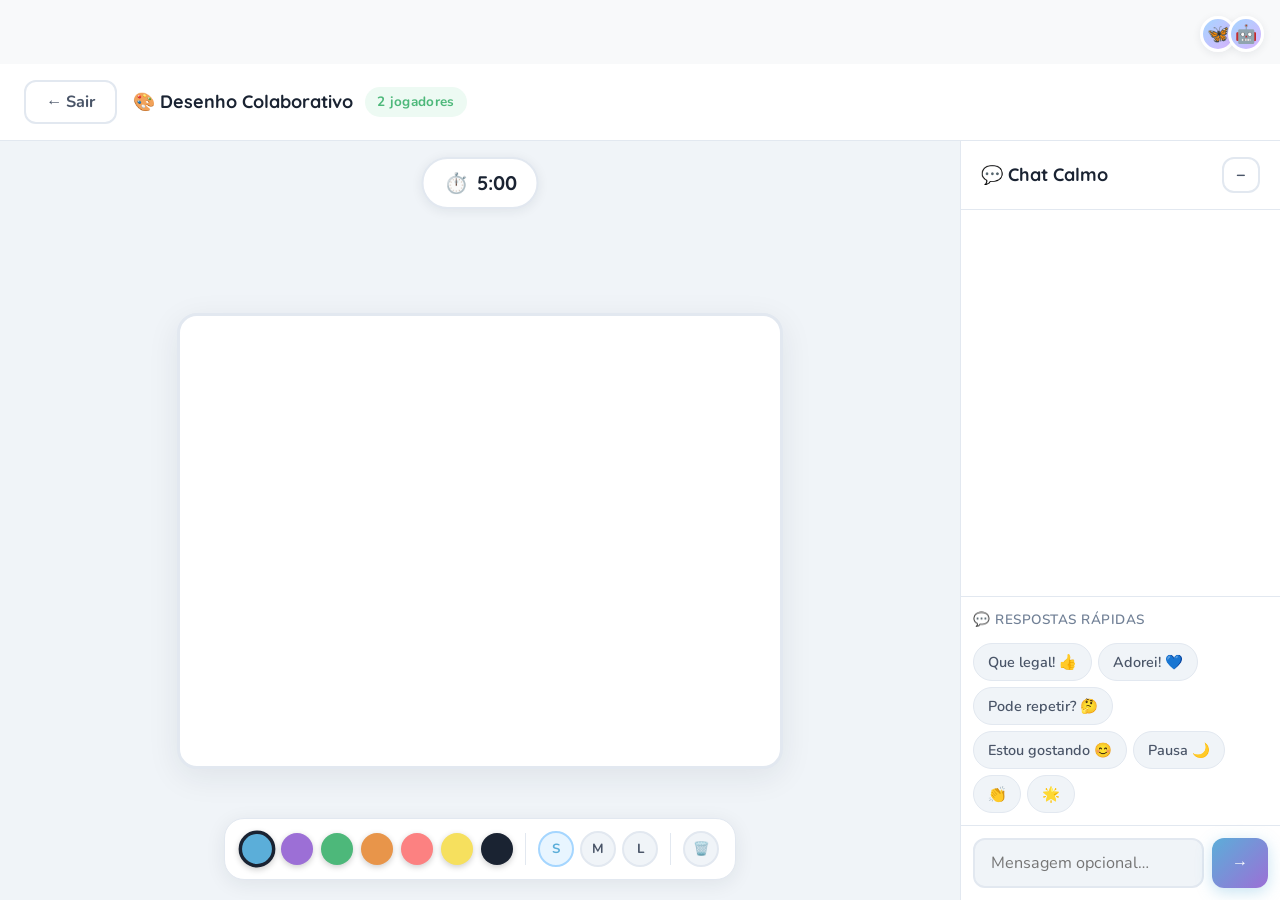
<file: gameroom.html>
<!DOCTYPE html>
<html lang="pt-BR" data-theme="light">
<head>
<meta charset="UTF-8"/>
<meta name="viewport" content="width=device-width,initial-scale=1,viewport-fit=cover"/>
<title>CATEA — Sala de Jogo</title>
<link rel="preconnect" href="https://fonts.googleapis.com"/>
<link rel="preconnect" href="https://fonts.gstatic.com" crossorigin/>
<link href="https://fonts.googleapis.com/css2?family=Nunito:ital,wght@0,400;0,500;0,600;0,700;0,800;0,900;1,400&family=Quicksand:wght@400;500;600;700&display=swap" rel="stylesheet"/>
<link rel="stylesheet" href="styles.css"/>
</head>
<body data-page="gameroom">

<a href="#main-content" class="skip-link">Pular para conteúdo principal</a>
<div class="toast-container" id="toastContainer" role="status" aria-live="polite"></div>

<main id="main-content" class="page-enter">
  <div class="gameroom-wrap">
    <div class="gameroom-header" role="banner">
      <button class="btn btn-ghost btn-sm" onclick="leaveGame()" aria-label="Sair do jogo">← Sair</button>
      <div style="display:flex;align-items:center;gap:12px">
        <span style="font-family:var(--font-title);font-weight:700" id="currentGameTitle">🎨 Desenho Colaborativo</span>
        <span class="badge badge-green">2 jogadores</span>
      </div>
      <div class="participants" aria-label="Participantes">
        <div class="participant-bubble" title="Você">🦋</div>
        <div class="participant-bubble" title="IA CATEA">🤖</div>
      </div>
    </div>

    <div class="gameroom-body">
      <!-- Game Area -->
      <div class="game-area" id="gameArea" aria-label="Área do jogo">
        <!-- Timer -->
        <div class="game-timer" id="gameTimer" role="timer" aria-label="Tempo restante: 5 minutos">
          ⏱️ <span id="timerDisplay">5:00</span>
        </div>

        <!-- Canvas Game -->
        <div class="canvas-wrap" id="canvasGame">
          <canvas id="drawCanvas" width="600" height="450"
            aria-label="Canvas de desenho colaborativo. Use o mouse ou toque para desenhar."
            role="img"></canvas>
        </div>

        <!-- Quiz Game -->
        <div class="quiz-wrap" id="quizGame" style="display:none">
          <div class="quiz-team" aria-label="Equipe">
            <div class="quiz-player">🦋 Você</div>
            <div class="quiz-player">🤖 IA</div>
          </div>
          <div class="quiz-question" id="quizQuestion" role="heading" aria-level="2"></div>
          <div class="quiz-options" id="quizOptions" role="radiogroup" aria-label="Opções de resposta"></div>
        </div>

        <!-- Story Game -->
        <div class="story-wrap" id="storyGame" style="display:none">
          <h2 style="font-family:var(--font-title);font-size:1.3rem;font-weight:700;margin-bottom:16px;text-align:center">📖 Nossa história</h2>
          <div class="story-area" id="storyArea" aria-live="polite" aria-label="Área da história"></div>
          <div class="story-suggestions">
            <div class="story-sug-label">✨ Sugestões para continuar:</div>
            <div class="story-sug-list" id="storySuggestions" role="group" aria-label="Sugestões de frases"></div>
          </div>
          <div class="flex gap-md" style="margin-top:16px">
            <input type="text" class="input" id="storyInput" placeholder="Escreva sua frase…" style="flex:1"/>
            <button class="btn btn-primary btn-sm" onclick="addStoryLine()">Enviar →</button>
          </div>
        </div>

        <!-- Puzzle Game -->
        <div id="puzzleGame" style="display:none;align-items:center;justify-content:center;width:100%;height:100%;padding-top:60px">
          <div class="puzzle-wrap" id="puzzleGrid" style="grid-template-columns:repeat(3,1fr)" role="grid" aria-label="Quebra-cabeça cooperativo"></div>
        </div>

        <!-- Emoji Game -->
        <div class="emoji-game-wrap" id="emojiGame" style="display:none">
          <h2 style="font-family:var(--font-title);font-size:1.3rem;font-weight:700;margin-bottom:16px;text-align:center">😄 Adivinhe os Emojis!</h2>
          <p style="text-align:center;color:var(--text2);margin-bottom:20px">A IA está pensando em algo… adivinhe com emojis!</p>
          <div class="emoji-display" id="emojiDisplay" aria-label="Emojis para adivinhar" role="img"></div>
          <div style="margin-bottom:16px">
            <p style="font-size:0.9rem;color:var(--text2);margin-bottom:8px">💡 Dica: <span id="emojiHint" style="font-weight:600"></span></p>
          </div>
          <div class="emoji-input-row">
            <input type="text" class="input" id="emojiAnswer" placeholder="Sua resposta…" style="flex:1"/>
            <button class="btn btn-primary btn-sm" onclick="checkEmojiAnswer()">Responder!</button>
          </div>
        </div>

        <!-- Canvas Tools -->
        <div class="canvas-tools" id="canvasTools" aria-label="Ferramentas de desenho">
          <div style="display:flex;gap:8px" role="group" aria-label="Cores">
            <div class="color-dot selected" style="background:#5BAED9" onclick="setColor('#5BAED9')" role="radio" aria-label="Azul" aria-checked="true" tabindex="0"></div>
            <div class="color-dot" style="background:#9C6FD6" onclick="setColor('#9C6FD6')" role="radio" aria-label="Roxo" aria-checked="false" tabindex="0"></div>
            <div class="color-dot" style="background:#4DB87A" onclick="setColor('#4DB87A')" role="radio" aria-label="Verde" aria-checked="false" tabindex="0"></div>
            <div class="color-dot" style="background:#E8954A" onclick="setColor('#E8954A')" role="radio" aria-label="Laranja" aria-checked="false" tabindex="0"></div>
            <div class="color-dot" style="background:#FC8181" onclick="setColor('#FC8181')" role="radio" aria-label="Rosa" aria-checked="false" tabindex="0"></div>
            <div class="color-dot" style="background:#F6E05E" onclick="setColor('#F6E05E')" role="radio" aria-label="Amarelo" aria-checked="false" tabindex="0"></div>
            <div class="color-dot" style="background:#1A2332" onclick="setColor('#1A2332')" role="radio" aria-label="Preto" aria-checked="false" tabindex="0"></div>
          </div>
          <div style="width:1px;height:32px;background:var(--border)" aria-hidden="true"></div>
          <div style="display:flex;gap:6px" role="group" aria-label="Tamanho do pincel">
            <button class="size-btn active" onclick="setSize(4)" aria-label="Pincel pequeno" aria-pressed="true">S</button>
            <button class="size-btn" onclick="setSize(10)" aria-label="Pincel médio" aria-pressed="false">M</button>
            <button class="size-btn" onclick="setSize(20)" aria-label="Pincel grande" aria-pressed="false">L</button>
          </div>
          <div style="width:1px;height:32px;background:var(--border)" aria-hidden="true"></div>
          <button class="size-btn" onclick="clearCanvas()" aria-label="Limpar canvas" title="Limpar">🗑️</button>
        </div>

        <!-- Game Feedback -->
        <div id="gameFeedback" style="
          position:absolute;bottom:80px;left:50%;transform:translateX(-50%) translateY(20px);
          background:var(--bg2);border:2px solid var(--green);border-radius:var(--radius);
          padding:12px 24px;font-weight:700;color:var(--green-deep);
          opacity:0;transition:all 0.4s cubic-bezier(0.34,1.56,0.64,1);
          pointer-events:none;white-space:nowrap;z-index:20;
          box-shadow:0 4px 20px var(--shadow);"
          role="status" aria-live="polite"></div>
      </div>

      <!-- Chat Panel -->
      <div class="chat-panel" id="chatPanel" role="complementary" aria-label="Chat guiado">
        <div class="chat-header">
          💬 Chat Calmo
          <button class="btn btn-ghost btn-sm" style="margin-left:auto;min-height:36px;padding:0 12px" onclick="toggleChat()" aria-label="Minimizar chat">−</button>
        </div>
        <div class="chat-messages" id="chatMessages" aria-live="polite" aria-label="Mensagens"></div>
        <div class="quick-replies">
          <div class="quick-replies-label">💬 Respostas rápidas</div>
          <div class="quick-reply-btns" role="group" aria-label="Respostas rápidas">
            <button class="qr-btn" onclick="sendQuickReply('Que legal! 👍')">Que legal! 👍</button>
            <button class="qr-btn" onclick="sendQuickReply('Adorei! 💙')">Adorei! 💙</button>
            <button class="qr-btn" onclick="sendQuickReply('Pode repetir? 🤔')">Pode repetir? 🤔</button>
            <button class="qr-btn" onclick="sendQuickReply('Estou gostando! 😊')">Estou gostando 😊</button>
            <button class="qr-btn" onclick="sendQuickReply('Preciso de uma pausa 🌙')">Pausa 🌙</button>
            <button class="qr-btn" onclick="sendQuickReply('👏')">👏</button>
            <button class="qr-btn" onclick="sendQuickReply('🌟')">🌟</button>
          </div>
        </div>
        <div class="chat-input-area">
          <textarea class="chat-input" id="chatInput" placeholder="Mensagem opcional…" rows="1" aria-label="Digitar mensagem"></textarea>
          <button class="btn btn-primary btn-sm" onclick="sendChatMsg()" aria-label="Enviar mensagem">→</button>
        </div>
      </div>
    </div>
  </div>
</main>

<script src="app.js"></script>
</body>
</html>
</file>
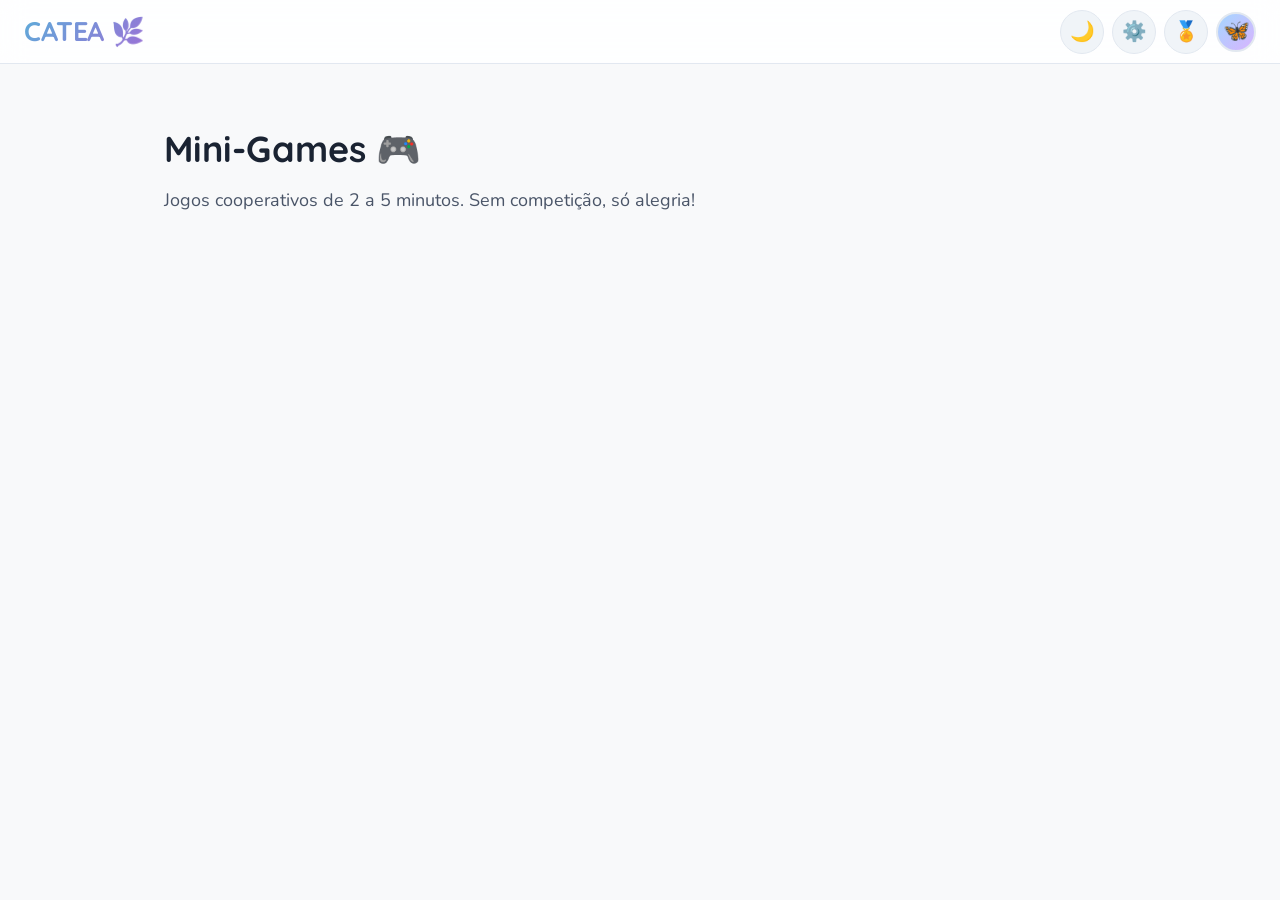
<file: games.html>
<!DOCTYPE html>
<html lang="pt-BR" data-theme="light">
<head>
<meta charset="UTF-8"/>
<meta name="viewport" content="width=device-width,initial-scale=1,viewport-fit=cover"/>
<title>CATEA — Mini-Games</title>
<link rel="preconnect" href="https://fonts.googleapis.com"/>
<link rel="preconnect" href="https://fonts.gstatic.com" crossorigin/>
<link href="https://fonts.googleapis.com/css2?family=Nunito:ital,wght@0,400;0,500;0,600;0,700;0,800;0,900;1,400&family=Quicksand:wght@400;500;600;700&display=swap" rel="stylesheet"/>
<link rel="stylesheet" href="styles.css"/>
</head>
<body data-page="games">

<a href="#main-content" class="skip-link">Pular para conteúdo principal</a>
<div class="toast-container" id="toastContainer" role="status" aria-live="polite"></div>

<!-- NAV -->
<nav class="nav" role="navigation" aria-label="Navegação principal">
  <div class="nav-logo" onclick="showPage('dashboard')">CATEA 🌿</div>
  <div class="nav-actions">
    <button class="nav-btn" id="themeBtn" onclick="toggleTheme()" aria-label="Alternar tema" title="Tema">🌙</button>
    <button class="nav-btn" onclick="showPage('settings')" aria-label="Configurações">⚙️</button>
    <button class="nav-btn" onclick="showPage('achievements')" aria-label="Conquistas">🏅</button>
    <div class="nav-avatar" onclick="showPage('profile')" role="button" tabindex="0" aria-label="Meu perfil">🦋</div>
  </div>
</nav>

<!-- BOTTOM NAV -->
<nav class="bottom-nav" aria-label="Navegação rápida">
  <button class="bottom-nav-btn" onclick="showPage('dashboard')" aria-label="Início"><span class="bottom-nav-icon">🏠</span>Início</button>
  <button class="bottom-nav-btn active" onclick="showPage('games')" aria-label="Jogos"><span class="bottom-nav-icon">🎮</span>Jogos</button>
  <button class="bottom-nav-btn" onclick="showPage('profile')" aria-label="Perfil"><span class="bottom-nav-icon">🦋</span>Perfil</button>
  <button class="bottom-nav-btn" onclick="showPage('settings')" aria-label="Configurações"><span class="bottom-nav-icon">⚙️</span>Ajustes</button>
</nav>

<!-- COMFORT MODAL -->
<div class="comfort-modal" id="comfortModal" style="display:none" role="dialog" aria-modal="true" aria-labelledby="comfort-title">
  <div class="comfort-card">
    <h2 class="comfort-title" id="comfort-title">Como você quer jogar? 🌟</h2>
    <p class="comfort-sub">Escolha o que faz você se sentir mais confortável agora</p>
    <div class="comfort-options" role="radiogroup">
      <button class="comfort-opt" onclick="startGame('unknown')">
        <span class="comfort-opt-icon">🌍</span>
        <div class="comfort-opt-text"><strong>Com desconhecidos</strong><span>Conhecer pessoas novas que também adoram jogos</span></div>
      </button>
      <button class="comfort-opt" onclick="startGame('friends')">
        <span class="comfort-opt-icon">💚</span>
        <div class="comfort-opt-text"><strong>Só com amigos</strong><span>Jogar com pessoas da sua lista de amigos</span></div>
      </button>
      <button class="comfort-opt" onclick="startGame('ai')">
        <span class="comfort-opt-icon">🤖</span>
        <div class="comfort-opt-text"><strong>Com a IA CATEA</strong><span>Praticar e se divertir sem pressão social</span></div>
      </button>
      <button class="comfort-opt" onclick="startGame('silent')">
        <span class="comfort-opt-icon">🔇</span>
        <div class="comfort-opt-text"><strong>Modo Silencioso</strong><span>Sem chat, só ações. Máximo de calma</span></div>
      </button>
    </div>
    <button class="btn btn-ghost w-full" onclick="closeComfort()" style="margin-top:16px;width:100%">Cancelar</button>
  </div>
</div>

<main id="main-content" class="page-enter" style="padding-top:80px;min-height:100vh">
  <div style="max-width:1000px;margin:0 auto;padding:40px 24px">
    <div style="margin-bottom:40px">
      <h1 style="font-family:var(--font-title);font-size:2rem;font-weight:800;margin-bottom:8px">Mini-Games 🎮</h1>
      <p style="color:var(--text2)">Jogos cooperativos de 2 a 5 minutos. Sem competição, só alegria!</p>
    </div>
    <div class="games-grid" id="allGamesGrid" role="list" aria-label="Todos os mini-games"></div>
  </div>
</main>

<script src="app.js"></script>
</body>
</html>
</file>
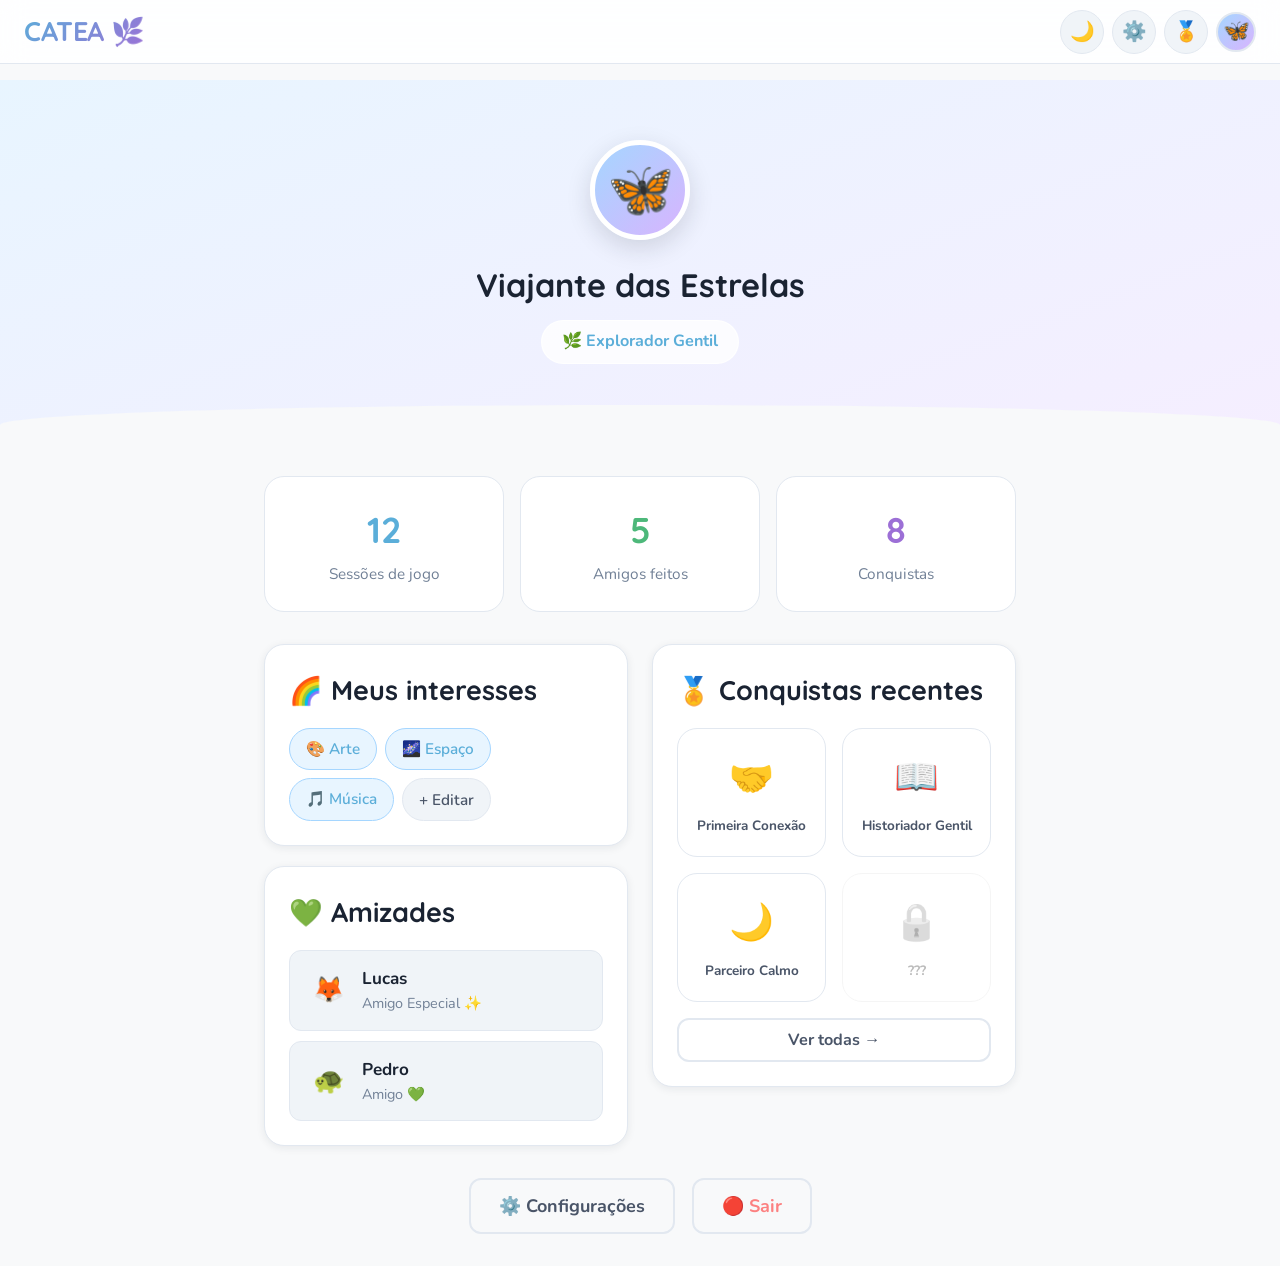
<file: profile.html>
<!DOCTYPE html>
<html lang="pt-BR" data-theme="light">
<head>
<meta charset="UTF-8"/>
<meta name="viewport" content="width=device-width,initial-scale=1,viewport-fit=cover"/>
<title>CATEA — Perfil</title>
<link rel="preconnect" href="https://fonts.googleapis.com"/>
<link rel="preconnect" href="https://fonts.gstatic.com" crossorigin/>
<link href="https://fonts.googleapis.com/css2?family=Nunito:ital,wght@0,400;0,500;0,600;0,700;0,800;0,900;1,400&family=Quicksand:wght@400;500;600;700&display=swap" rel="stylesheet"/>
<link rel="stylesheet" href="styles.css"/>
</head>
<body data-page="profile">

<a href="#main-content" class="skip-link">Pular para conteúdo principal</a>
<div class="toast-container" id="toastContainer" role="status" aria-live="polite"></div>

<nav class="nav" role="navigation" aria-label="Navegação principal">
  <div class="nav-logo" onclick="showPage('dashboard')">CATEA 🌿</div>
  <div class="nav-actions">
    <button class="nav-btn" id="themeBtn" onclick="toggleTheme()" aria-label="Alternar tema">🌙</button>
    <button class="nav-btn" onclick="showPage('settings')" aria-label="Configurações">⚙️</button>
    <button class="nav-btn" onclick="showPage('achievements')" aria-label="Conquistas">🏅</button>
    <div class="nav-avatar" onclick="showPage('profile')" role="button" tabindex="0" aria-label="Meu perfil">🦋</div>
  </div>
</nav>

<nav class="bottom-nav" aria-label="Navegação rápida">
  <button class="bottom-nav-btn" onclick="showPage('dashboard')" aria-label="Início"><span class="bottom-nav-icon">🏠</span>Início</button>
  <button class="bottom-nav-btn" onclick="showPage('games')" aria-label="Jogos"><span class="bottom-nav-icon">🎮</span>Jogos</button>
  <button class="bottom-nav-btn active" onclick="showPage('profile')" aria-label="Perfil"><span class="bottom-nav-icon">🦋</span>Perfil</button>
  <button class="bottom-nav-btn" onclick="showPage('settings')" aria-label="Configurações"><span class="bottom-nav-icon">⚙️</span>Ajustes</button>
</nav>

<main id="main-content" class="page-enter">
  <div class="profile-wrap">
    <div class="profile-header" aria-label="Perfil do usuário">
      <div class="profile-avatar" aria-hidden="true">🦋</div>
      <h1 class="profile-name">Viajante das Estrelas</h1>
      <div class="profile-level">🌿 Explorador Gentil</div>
    </div>

    <div class="profile-content">
      <div style="display:grid;grid-template-columns:repeat(3,1fr);gap:16px;margin-bottom:32px" role="region" aria-label="Estatísticas">
        <div class="stat-card">
          <div class="stat-num" style="color:var(--blue-deep)">12</div>
          <div class="stat-label">Sessões de jogo</div>
        </div>
        <div class="stat-card">
          <div class="stat-num" style="color:var(--green-deep)">5</div>
          <div class="stat-label">Amigos feitos</div>
        </div>
        <div class="stat-card">
          <div class="stat-num" style="color:var(--purple-deep)">8</div>
          <div class="stat-label">Conquistas</div>
        </div>
      </div>

      <div class="profile-grid">
        <div>
          <div class="card" style="margin-bottom:20px">
            <h2 style="font-family:var(--font-title);font-weight:700;margin-bottom:16px">🌈 Meus interesses</h2>
            <div class="interests-cloud" role="list" aria-label="Interesses">
              <span class="tag active" role="listitem">🎨 Arte</span>
              <span class="tag active" role="listitem">🌌 Espaço</span>
              <span class="tag active" role="listitem">🎵 Música</span>
              <button class="tag" onclick="showPage('register')" aria-label="Editar interesses">+ Editar</button>
            </div>
          </div>
          <div class="card">
            <h2 style="font-family:var(--font-title);font-weight:700;margin-bottom:16px">💚 Amizades</h2>
            <div style="display:flex;flex-direction:column;gap:10px" role="list" aria-label="Amigos">
              <div class="friend-item" role="listitem">
                <div class="friend-avatar">🦊</div>
                <div class="friend-info"><div class="friend-name">Lucas</div><div class="friend-status">Amigo Especial ✨</div></div>
              </div>
              <div class="friend-item" role="listitem">
                <div class="friend-avatar">🐢</div>
                <div class="friend-info"><div class="friend-name">Pedro</div><div class="friend-status">Amigo 💚</div></div>
              </div>
            </div>
          </div>
        </div>

        <div>
          <div class="card">
            <h2 style="font-family:var(--font-title);font-weight:700;margin-bottom:16px">🏅 Conquistas recentes</h2>
            <div class="achievements-grid">
              <div class="achievement" title="Primeira Conexão">
                <span class="achievement-icon">🤝</span>
                <span class="achievement-name">Primeira Conexão</span>
              </div>
              <div class="achievement" title="Historiador Gentil">
                <span class="achievement-icon">📖</span>
                <span class="achievement-name">Historiador Gentil</span>
              </div>
              <div class="achievement" title="Parceiro Calmo">
                <span class="achievement-icon">🌙</span>
                <span class="achievement-name">Parceiro Calmo</span>
              </div>
              <div class="achievement locked" title="Bloqueado" aria-label="Conquista bloqueada">
                <span class="achievement-icon">🔒</span>
                <span class="achievement-name">???</span>
              </div>
            </div>
            <button class="btn btn-ghost btn-sm w-full" style="margin-top:16px;width:100%" onclick="showPage('achievements')">Ver todas →</button>
          </div>
        </div>
      </div>

      <div style="text-align:center;margin-top:32px">
        <button class="btn btn-ghost" onclick="showPage('settings')">⚙️ Configurações</button>
        <button class="btn btn-ghost" style="color:#FC8181;margin-left:12px" onclick="showPage('landing')">🔴 Sair</button>
      </div>
    </div>
  </div>
</main>

<script src="app.js"></script>
</body>
</html>
</file>
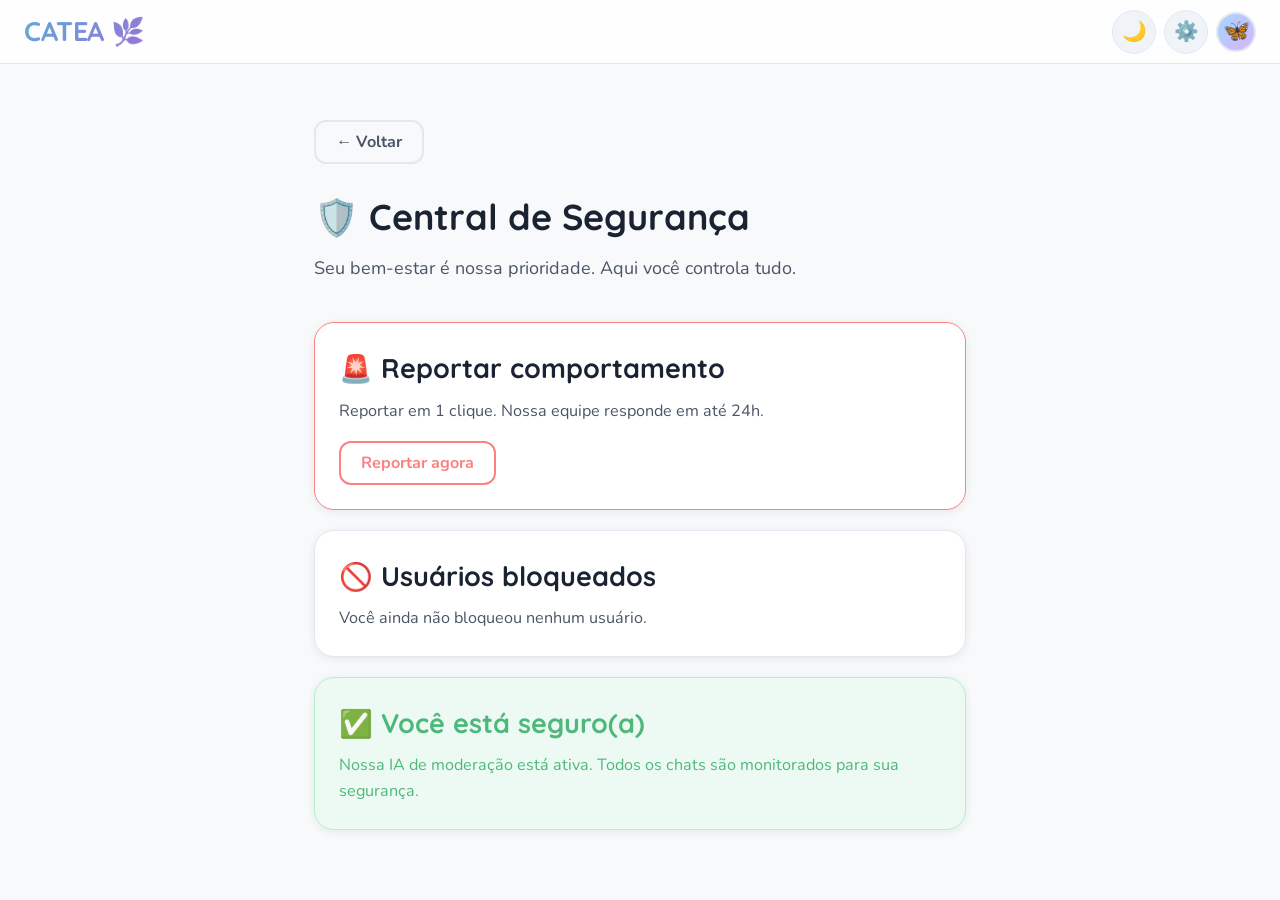
<file: safety.html>
<!DOCTYPE html>
<html lang="pt-BR" data-theme="light">
<head>
<meta charset="UTF-8"/>
<meta name="viewport" content="width=device-width,initial-scale=1,viewport-fit=cover"/>
<title>CATEA — Central de Segurança</title>
<link rel="preconnect" href="https://fonts.googleapis.com"/>
<link rel="preconnect" href="https://fonts.gstatic.com" crossorigin/>
<link href="https://fonts.googleapis.com/css2?family=Nunito:ital,wght@0,400;0,500;0,600;0,700;0,800;0,900;1,400&family=Quicksand:wght@400;500;600;700&display=swap" rel="stylesheet"/>
<link rel="stylesheet" href="styles.css"/>
</head>
<body data-page="safety">

<a href="#main-content" class="skip-link">Pular para conteúdo principal</a>
<div class="toast-container" id="toastContainer" role="status" aria-live="polite"></div>

<nav class="nav" role="navigation" aria-label="Navegação principal">
  <div class="nav-logo" onclick="showPage('dashboard')">CATEA 🌿</div>
  <div class="nav-actions">
    <button class="nav-btn" id="themeBtn" onclick="toggleTheme()" aria-label="Alternar tema">🌙</button>
    <button class="nav-btn" onclick="showPage('settings')" aria-label="Configurações">⚙️</button>
    <div class="nav-avatar" onclick="showPage('profile')" role="button" tabindex="0" aria-label="Meu perfil">🦋</div>
  </div>
</nav>

<main id="main-content" class="page-enter" style="padding-top:80px;min-height:100vh">
  <div style="max-width:700px;margin:0 auto;padding:40px 24px">
    <button class="btn btn-ghost btn-sm" onclick="goBack()" style="margin-bottom:24px">← Voltar</button>

    <h1 style="font-family:var(--font-title);font-size:2rem;font-weight:800;margin-bottom:8px">🛡️ Central de Segurança</h1>
    <p style="color:var(--text2);margin-bottom:40px">Seu bem-estar é nossa prioridade. Aqui você controla tudo.</p>

    <div style="display:flex;flex-direction:column;gap:20px">
      <div class="card" style="border-color:#FC8181">
        <h2 style="font-family:var(--font-title);font-weight:700;margin-bottom:8px">🚨 Reportar comportamento</h2>
        <p style="color:var(--text2);font-size:0.9rem;margin-bottom:16px">Reportar em 1 clique. Nossa equipe responde em até 24h.</p>
        <button class="btn btn-ghost btn-sm" style="border-color:#FC8181;color:#FC8181"
          onclick="showToast('✅','Reporte enviado. Nossa equipe cuidará disso.')">Reportar agora</button>
      </div>
      <div class="card">
        <h2 style="font-family:var(--font-title);font-weight:700;margin-bottom:8px">🚫 Usuários bloqueados</h2>
        <p style="color:var(--text2);font-size:0.9rem">Você ainda não bloqueou nenhum usuário.</p>
      </div>
      <div class="card" style="background:var(--green-pale);border-color:var(--green)">
        <h2 style="font-family:var(--font-title);font-weight:700;margin-bottom:8px;color:var(--green-deep)">✅ Você está seguro(a)</h2>
        <p style="color:var(--green-deep);font-size:0.9rem">Nossa IA de moderação está ativa. Todos os chats são monitorados para sua segurança.</p>
      </div>
    </div>
  </div>
</main>

<script src="app.js"></script>
</body>
</html>
</file>
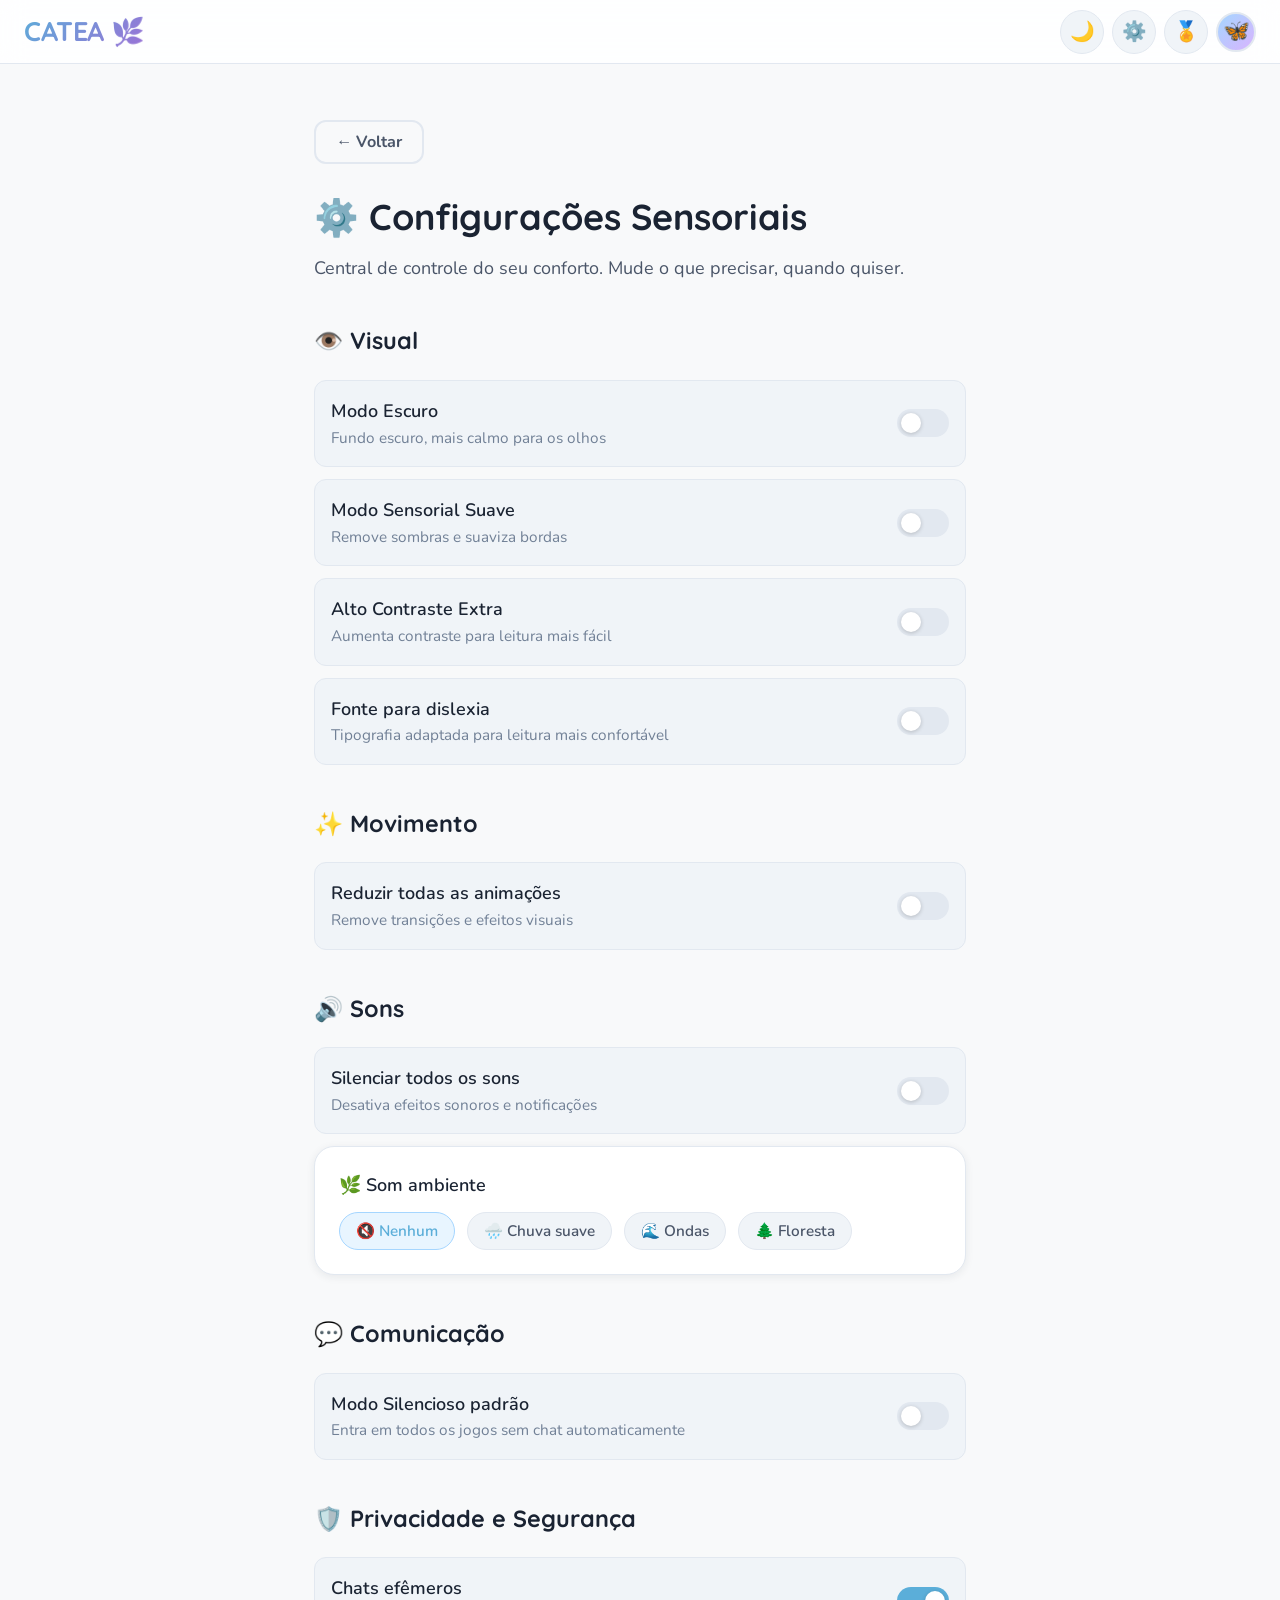
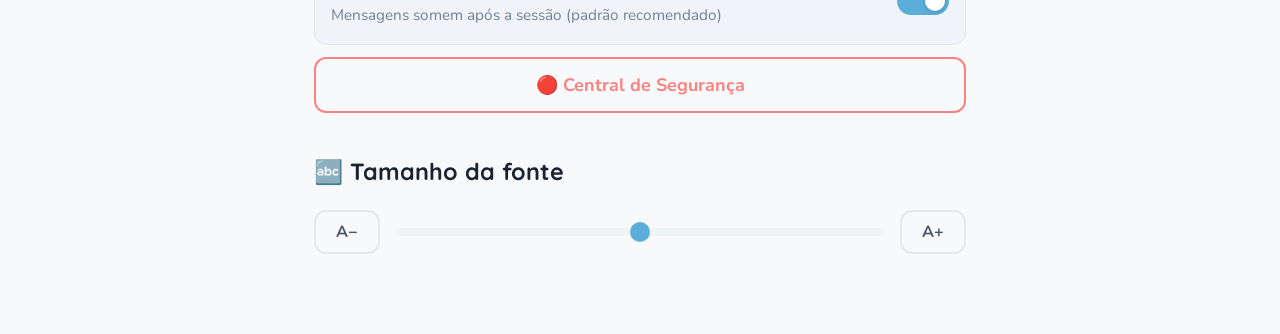
<file: settings.html>
<!DOCTYPE html>
<html lang="pt-BR" data-theme="light">
<head>
<meta charset="UTF-8"/>
<meta name="viewport" content="width=device-width,initial-scale=1,viewport-fit=cover"/>
<title>CATEA — Configurações</title>
<link rel="preconnect" href="https://fonts.googleapis.com"/>
<link rel="preconnect" href="https://fonts.gstatic.com" crossorigin/>
<link href="https://fonts.googleapis.com/css2?family=Nunito:ital,wght@0,400;0,500;0,600;0,700;0,800;0,900;1,400&family=Quicksand:wght@400;500;600;700&display=swap" rel="stylesheet"/>
<link rel="stylesheet" href="styles.css"/>
</head>
<body data-page="settings">

<a href="#main-content" class="skip-link">Pular para conteúdo principal</a>
<div class="toast-container" id="toastContainer" role="status" aria-live="polite"></div>

<nav class="nav" role="navigation" aria-label="Navegação principal">
  <div class="nav-logo" onclick="showPage('dashboard')">CATEA 🌿</div>
  <div class="nav-actions">
    <button class="nav-btn" id="themeBtn" onclick="toggleTheme()" aria-label="Alternar tema">🌙</button>
    <button class="nav-btn" onclick="showPage('settings')" aria-label="Configurações">⚙️</button>
    <button class="nav-btn" onclick="showPage('achievements')" aria-label="Conquistas">🏅</button>
    <div class="nav-avatar" onclick="showPage('profile')" role="button" tabindex="0" aria-label="Meu perfil">🦋</div>
  </div>
</nav>

<nav class="bottom-nav" aria-label="Navegação rápida">
  <button class="bottom-nav-btn" onclick="showPage('dashboard')" aria-label="Início"><span class="bottom-nav-icon">🏠</span>Início</button>
  <button class="bottom-nav-btn" onclick="showPage('games')" aria-label="Jogos"><span class="bottom-nav-icon">🎮</span>Jogos</button>
  <button class="bottom-nav-btn" onclick="showPage('profile')" aria-label="Perfil"><span class="bottom-nav-icon">🦋</span>Perfil</button>
  <button class="bottom-nav-btn active" onclick="showPage('settings')" aria-label="Configurações"><span class="bottom-nav-icon">⚙️</span>Ajustes</button>
</nav>

<main id="main-content" class="page-enter">
  <div class="settings-wrap">
    <div class="settings-content">
      <button class="btn btn-ghost btn-sm" onclick="goBack()" style="margin-bottom:24px">← Voltar</button>

      <h1 style="font-family:var(--font-title);font-size:2rem;font-weight:800;margin-bottom:8px">⚙️ Configurações Sensoriais</h1>
      <p style="color:var(--text2);margin-bottom:40px">Central de controle do seu conforto. Mude o que precisar, quando quiser.</p>

      <!-- Visual -->
      <div class="settings-section">
        <h2 class="settings-title">👁️ Visual</h2>
        <div class="settings-stack">
          <div class="toggle-wrap">
            <div><div style="font-weight:600">Modo Escuro</div><div style="font-size:0.85rem;color:var(--text3)">Fundo escuro, mais calmo para os olhos</div></div>
            <button class="toggle" id="darkToggle" onclick="toggleTheme()" role="switch" aria-checked="false" aria-label="Modo escuro"></button>
          </div>
          <div class="toggle-wrap">
            <div><div style="font-weight:600">Modo Sensorial Suave</div><div style="font-size:0.85rem;color:var(--text3)">Remove sombras e suaviza bordas</div></div>
            <button class="toggle" id="sensoryToggle" onclick="toggleSensory()" role="switch" aria-checked="false" aria-label="Modo sensorial suave"></button>
          </div>
          <div class="toggle-wrap">
            <div><div style="font-weight:600">Alto Contraste Extra</div><div style="font-size:0.85rem;color:var(--text3)">Aumenta contraste para leitura mais fácil</div></div>
            <button class="toggle" id="contrastToggle" onclick="toggleContrast()" role="switch" aria-checked="false" aria-label="Alto contraste"></button>
          </div>
          <div class="toggle-wrap">
            <div><div style="font-weight:600">Fonte para dislexia</div><div style="font-size:0.85rem;color:var(--text3)">Tipografia adaptada para leitura mais confortável</div></div>
            <button class="toggle" id="dyslexiaToggle" onclick="toggleDyslexia()" role="switch" aria-checked="false" aria-label="Fonte para dislexia"></button>
          </div>
        </div>
      </div>

      <!-- Motion -->
      <div class="settings-section">
        <h2 class="settings-title">✨ Movimento</h2>
        <div class="settings-stack">
          <div class="toggle-wrap">
            <div><div style="font-weight:600">Reduzir todas as animações</div><div style="font-size:0.85rem;color:var(--text3)">Remove transições e efeitos visuais</div></div>
            <button class="toggle" id="motionToggle" onclick="toggleMotion()" role="switch" aria-checked="false" aria-label="Reduzir animações"></button>
          </div>
        </div>
      </div>

      <!-- Sound -->
      <div class="settings-section">
        <h2 class="settings-title">🔊 Sons</h2>
        <div class="settings-stack">
          <div class="toggle-wrap">
            <div><div style="font-weight:600">Silenciar todos os sons</div><div style="font-size:0.85rem;color:var(--text3)">Desativa efeitos sonoros e notificações</div></div>
            <button class="toggle" id="soundToggle" onclick="toggleSound()" role="switch" aria-checked="false" aria-label="Silenciar sons"></button>
          </div>
          <div class="card" style="border:1px solid var(--border)">
            <div style="font-weight:600;margin-bottom:12px">🌿 Som ambiente</div>
            <div style="display:flex;gap:12px;flex-wrap:wrap">
              <button class="tag active" onclick="setAmbient('none')" id="ambient-none" role="radio" aria-checked="true">🔇 Nenhum</button>
              <button class="tag" onclick="setAmbient('rain')" id="ambient-rain" role="radio" aria-checked="false">🌧️ Chuva suave</button>
              <button class="tag" onclick="setAmbient('waves')" id="ambient-waves" role="radio" aria-checked="false">🌊 Ondas</button>
              <button class="tag" onclick="setAmbient('forest')" id="ambient-forest" role="radio" aria-checked="false">🌲 Floresta</button>
            </div>
          </div>
        </div>
      </div>

      <!-- Communication -->
      <div class="settings-section">
        <h2 class="settings-title">💬 Comunicação</h2>
        <div class="settings-stack">
          <div class="toggle-wrap">
            <div><div style="font-weight:600">Modo Silencioso padrão</div><div style="font-size:0.85rem;color:var(--text3)">Entra em todos os jogos sem chat automaticamente</div></div>
            <button class="toggle" id="silentToggle" onclick="toggleSilent()" role="switch" aria-checked="false" aria-label="Modo silencioso padrão"></button>
          </div>
        </div>
      </div>

      <!-- Privacy -->
      <div class="settings-section">
        <h2 class="settings-title">🛡️ Privacidade e Segurança</h2>
        <div class="settings-stack">
          <div class="toggle-wrap">
            <div><div style="font-weight:600">Chats efêmeros</div><div style="font-size:0.85rem;color:var(--text3)">Mensagens somem após a sessão (padrão recomendado)</div></div>
            <button class="toggle on" role="switch" aria-checked="true" aria-label="Chats efêmeros"></button>
          </div>
          <button class="btn btn-ghost w-full" style="color:#FC8181;border-color:#FC8181;width:100%" onclick="showPage('safety')">
            🔴 Central de Segurança
          </button>
        </div>
      </div>

      <!-- Font size -->
      <div class="settings-section">
        <h2 class="settings-title">🔤 Tamanho da fonte</h2>
        <div style="display:flex;align-items:center;gap:16px">
          <button class="btn btn-ghost btn-sm" onclick="changeFontSize(-1)" aria-label="Diminuir fonte">A−</button>
          <div style="flex:1;background:var(--bg3);height:8px;border-radius:4px;position:relative">
            <div id="fontBar" style="position:absolute;left:50%;top:50%;transform:translate(-50%,-50%);width:20px;height:20px;background:var(--blue-deep);border-radius:50%;cursor:pointer"></div>
          </div>
          <button class="btn btn-ghost btn-sm" onclick="changeFontSize(1)" aria-label="Aumentar fonte">A+</button>
        </div>
      </div>
    </div>
  </div>
</main>

<script src="app.js"></script>
</body>
</html>
</file>
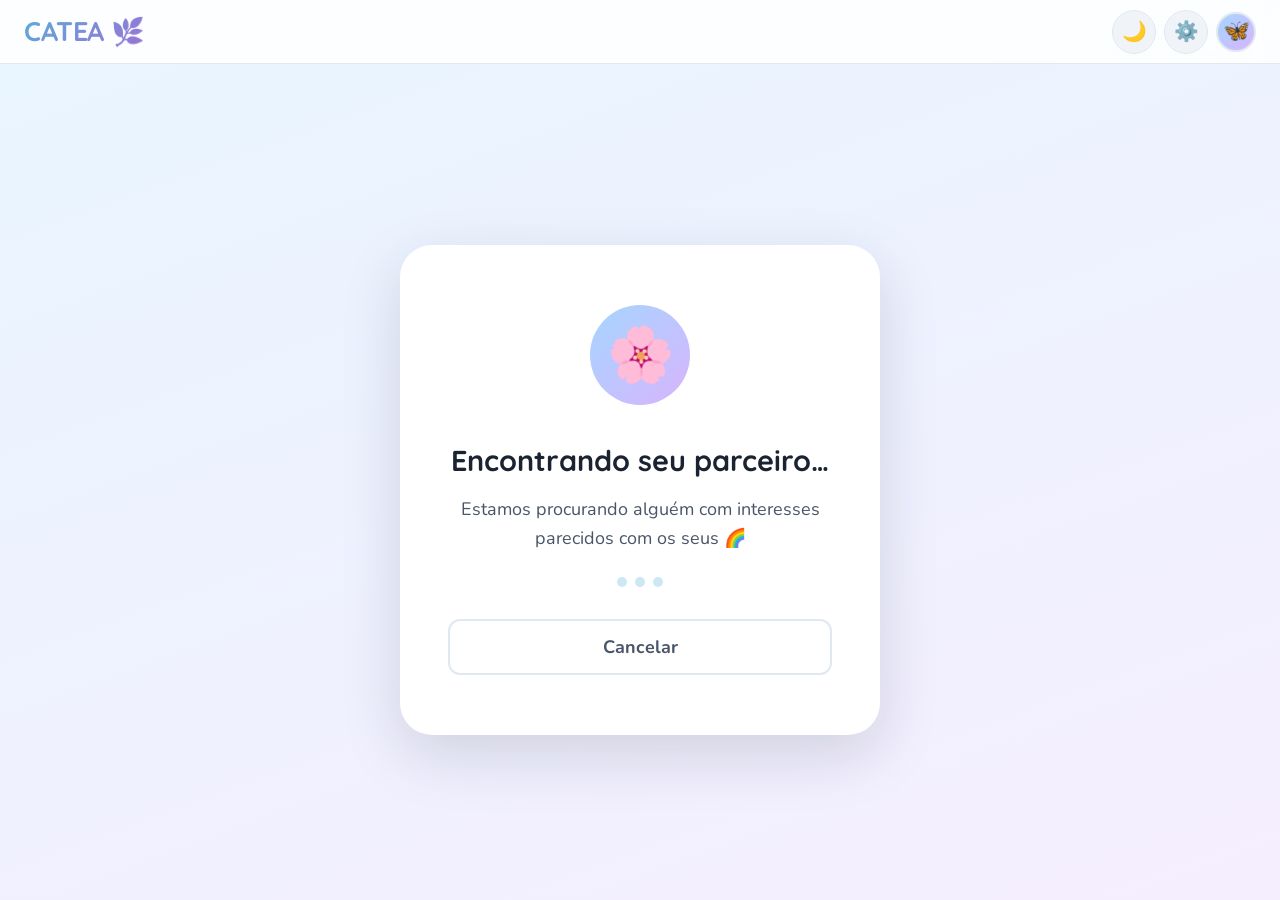
<file: waiting.html>
<!DOCTYPE html>
<html lang="pt-BR" data-theme="light">
<head>
<meta charset="UTF-8"/>
<meta name="viewport" content="width=device-width,initial-scale=1,viewport-fit=cover"/>
<title>CATEA — Aguardando…</title>
<link rel="preconnect" href="https://fonts.googleapis.com"/>
<link rel="preconnect" href="https://fonts.gstatic.com" crossorigin/>
<link href="https://fonts.googleapis.com/css2?family=Nunito:ital,wght@0,400;0,500;0,600;0,700;0,800;0,900;1,400&family=Quicksand:wght@400;500;600;700&display=swap" rel="stylesheet"/>
<link rel="stylesheet" href="styles.css"/>
</head>
<body data-page="waiting">

<a href="#main-content" class="skip-link">Pular para conteúdo principal</a>
<div class="toast-container" id="toastContainer" role="status" aria-live="polite"></div>

<nav class="nav" role="navigation" aria-label="Navegação principal">
  <div class="nav-logo" onclick="showPage('dashboard')">CATEA 🌿</div>
  <div class="nav-actions">
    <button class="nav-btn" id="themeBtn" onclick="toggleTheme()" aria-label="Alternar tema">🌙</button>
    <button class="nav-btn" onclick="showPage('settings')" aria-label="Configurações">⚙️</button>
    <div class="nav-avatar" onclick="showPage('profile')" role="button" tabindex="0" aria-label="Meu perfil">🦋</div>
  </div>
</nav>

<main id="main-content" class="page-enter">
  <div class="waiting-wrap">
    <div class="waiting-card">
      <div class="waiting-anim" aria-hidden="true">🌸</div>
      <h1 style="font-family:var(--font-title);font-size:1.6rem;font-weight:800;margin-bottom:12px" id="waitingTitle">Encontrando seu parceiro…</h1>
      <p style="color:var(--text2);margin-bottom:24px" id="waitingMsg">Estamos procurando alguém com interesses parecidos com os seus 🌈</p>
      <div class="waiting-dots" aria-hidden="true">
        <div class="waiting-dot"></div>
        <div class="waiting-dot"></div>
        <div class="waiting-dot"></div>
      </div>
      <button class="btn btn-ghost w-full" style="margin-top:32px;width:100%" onclick="showPage('games')">Cancelar</button>
    </div>
  </div>
</main>

<script src="app.js"></script>
<script>
  // Auto-redirect after match found
  setTimeout(() => {
    showToast('🌟','Parceiro encontrado! Iniciando jogo…');
    setTimeout(() => showPage('gameroom'), 1000);
  }, 2500);
</script>
</body>
</html>
</file>
<file: styles.css>
/* =====================================================
   CATEA — Design System
   ===================================================== */
:root {
  --blue:      #A5D6FF;
  --blue-deep: #5BAED9;
  --blue-pale: #E8F5FF;
  --green:     #B2F2C8;
  --green-deep:#4DB87A;
  --green-pale:#EDFAF3;
  --purple:    #D8B4FE;
  --purple-deep:#9C6FD6;
  --purple-pale:#F5EEFF;
  --peach:     #FFD6A5;
  --peach-deep:#E8954A;
  --bg:        #F8F9FA;
  --bg2:       #FFFFFF;
  --bg3:       #F0F4F8;
  --text:      #1A2332;
  --text2:     #4A5568;
  --text3:     #718096;
  --border:    #E2E8F0;
  --shadow:    rgba(26,35,50,0.08);
  --shadow2:   rgba(26,35,50,0.15);
  --radius:    20px;
  --radius-sm: 12px;
  --radius-lg: 32px;
  --font-body: 'Nunito', sans-serif;
  --font-title:'Quicksand', sans-serif;
  --trans:     all 0.3s cubic-bezier(0.34,1.56,0.64,1);
  --trans-soft:all 0.25s ease-out;
}
[data-theme="dark"]{
  --bg:    #0D1117;
  --bg2:   #161B22;
  --bg3:   #1C2333;
  --text:  #EFF6FF;
  --text2: #CBD5E0;
  --text3: #A0AEC0;
  --border:#2D3748;
  --shadow:rgba(0,0,0,0.3);
  --shadow2:rgba(0,0,0,0.5);
  --blue-pale:#0D2035;
  --green-pale:#0D2419;
  --purple-pale:#1A1030;
}
[data-sensory="soft"]{
  --shadow:transparent;
  --shadow2:transparent;
  --radius:8px;
  --radius-sm:6px;
  --radius-lg:12px;
}
@media (prefers-reduced-motion:reduce){
  *,*::before,*::after{animation-duration:0.01ms!important;transition-duration:0.01ms!important}
}

/* =====================================================
   RESET & BASE
   ===================================================== */
*,*::before,*::after{box-sizing:border-box;margin:0;padding:0}
html{scroll-behavior:smooth;font-size:18px}
body{
  font-family:var(--font-body);
  background:var(--bg);
  color:var(--text);
  min-height:100vh;
  line-height:1.6;
  -webkit-font-smoothing:antialiased;
  transition:background 0.3s ease, color 0.3s ease;
}
a{color:var(--blue-deep);text-decoration:none}
button{cursor:pointer;font-family:var(--font-body)}
img{max-width:100%;display:block}
:focus-visible{
  outline:3px solid var(--blue-deep);
  outline-offset:3px;
  border-radius:var(--radius-sm);
}
::-webkit-scrollbar{width:6px}
::-webkit-scrollbar-track{background:var(--bg3)}
::-webkit-scrollbar-thumb{background:var(--border);border-radius:99px}

/* =====================================================
   PAGE ANIMATION
   ===================================================== */
.page-enter{animation:fadeIn 0.4s ease-out}
@keyframes fadeIn{from{opacity:0;transform:translateY(12px)}to{opacity:1;transform:none}}

/* =====================================================
   COMPONENTS — NAV
   ===================================================== */
.nav{
  position:fixed;top:0;left:0;right:0;z-index:100;
  border-bottom:1px solid var(--border);
  padding:0 24px;
  height:64px;
  display:flex;align-items:center;justify-content:space-between;
  backdrop-filter:blur(12px);
  background:rgba(255,255,255,0.85);
}
[data-theme="dark"] .nav{background:rgba(22,27,34,0.85)}
.nav-logo{
  font-family:var(--font-title);
  font-size:1.5rem;
  font-weight:800;
  background:linear-gradient(135deg,var(--blue-deep),var(--purple-deep));
  -webkit-background-clip:text;-webkit-text-fill-color:transparent;
  background-clip:text;
  letter-spacing:-0.5px;
  cursor:pointer;
}
.nav-actions{display:flex;align-items:center;gap:8px}
.nav-btn{
  width:44px;height:44px;
  border-radius:50%;
  border:1.5px solid var(--border);
  background:var(--bg3);
  color:var(--text2);
  font-size:1.1rem;
  display:flex;align-items:center;justify-content:center;
  transition:var(--trans-soft);
}
.nav-btn:hover{background:var(--blue-pale);border-color:var(--blue);color:var(--blue-deep)}
.nav-avatar{
  width:40px;height:40px;border-radius:50%;
  background:linear-gradient(135deg,var(--blue),var(--purple));
  display:flex;align-items:center;justify-content:center;
  font-size:1.2rem;cursor:pointer;
  border:2px solid var(--border);
  transition:var(--trans);
}
.nav-avatar:hover{transform:scale(1.05);box-shadow:0 4px 12px var(--shadow)}

/* =====================================================
   COMPONENTS — CARDS
   ===================================================== */
.card{
  background:var(--bg2);
  border:1px solid var(--border);
  border-radius:var(--radius);
  padding:24px;
  box-shadow:0 2px 8px var(--shadow);
  transition:var(--trans-soft);
}
.card:hover{box-shadow:0 8px 24px var(--shadow2);transform:translateY(-2px)}
.card-glass{
  background:rgba(255,255,255,0.6);
  backdrop-filter:blur(16px);
  border:1px solid rgba(255,255,255,0.8);
}
[data-theme="dark"] .card-glass{background:rgba(22,27,34,0.6);border-color:rgba(255,255,255,0.1)}

/* =====================================================
   COMPONENTS — BUTTONS
   ===================================================== */
.btn{
  display:inline-flex;align-items:center;justify-content:center;gap:8px;
  min-height:56px;
  padding:0 28px;
  border-radius:var(--radius-sm);
  font-family:var(--font-body);
  font-size:1rem;
  font-weight:700;
  border:none;
  transition:var(--trans);
  cursor:pointer;
  white-space:nowrap;
}
.btn-primary{
  background:linear-gradient(135deg,var(--blue-deep),var(--purple-deep));
  color:#fff;
  box-shadow:0 4px 16px rgba(91,174,217,0.35);
}
.btn-primary:hover{transform:translateY(-2px);box-shadow:0 8px 24px rgba(91,174,217,0.45)}
.btn-primary:active{transform:translateY(0)}
.btn-soft{
  background:var(--blue-pale);
  color:var(--blue-deep);
  border:2px solid var(--blue);
}
.btn-soft:hover{background:var(--blue);color:#fff}
.btn-green{
  background:var(--green-pale);
  color:var(--green-deep);
  border:2px solid var(--green);
}
.btn-green:hover{background:var(--green);color:#fff}
.btn-ghost{
  background:transparent;
  color:var(--text2);
  border:2px solid var(--border);
}
.btn-ghost:hover{background:var(--bg3);border-color:var(--text3)}
.btn-lg{min-height:64px;padding:0 40px;font-size:1.1rem;border-radius:var(--radius)}
.btn-sm{min-height:44px;padding:0 20px;font-size:0.9rem}
.btn-icon{padding:0;width:56px;height:56px;border-radius:50%}

/* =====================================================
   COMPONENTS — BADGE & TAG
   ===================================================== */
.badge{
  display:inline-flex;align-items:center;gap:4px;
  padding:4px 12px;
  border-radius:99px;
  font-size:0.75rem;
  font-weight:700;
  letter-spacing:0.3px;
}
.badge-blue{background:var(--blue-pale);color:var(--blue-deep)}
.badge-green{background:var(--green-pale);color:var(--green-deep)}
.badge-purple{background:var(--purple-pale);color:var(--purple-deep)}
.badge-peach{background:#FFF3E0;color:var(--peach-deep)}
.tag{
  display:inline-flex;align-items:center;gap:6px;
  padding:8px 16px;
  border-radius:99px;
  font-size:0.85rem;font-weight:600;
  background:var(--bg3);
  color:var(--text2);
  border:1.5px solid var(--border);
  cursor:pointer;
  transition:var(--trans-soft);
}
.tag:hover,.tag.active{background:var(--blue-pale);color:var(--blue-deep);border-color:var(--blue)}

/* =====================================================
   COMPONENTS — INPUTS
   ===================================================== */
.input{
  width:100%;min-height:56px;
  padding:16px 20px;
  border-radius:var(--radius-sm);
  border:2px solid var(--border);
  background:var(--bg2);
  color:var(--text);
  font-family:var(--font-body);
  font-size:1rem;
  transition:var(--trans-soft);
}
.input:focus{border-color:var(--blue-deep);box-shadow:0 0 0 4px rgba(91,174,217,0.15);outline:none}
.input::placeholder{color:var(--text3)}
label{display:block;font-weight:600;margin-bottom:8px;color:var(--text2)}

/* =====================================================
   COMPONENTS — TOGGLE
   ===================================================== */
.toggle-wrap{display:flex;align-items:center;justify-content:space-between;padding:16px;border-radius:var(--radius-sm);background:var(--bg3);border:1px solid var(--border)}
.toggle{
  width:52px;height:28px;
  background:var(--border);
  border-radius:99px;
  position:relative;cursor:pointer;
  border:none;
  transition:background 0.25s ease;
}
.toggle.on{background:var(--blue-deep)}
.toggle::after{
  content:'';
  position:absolute;top:4px;left:4px;
  width:20px;height:20px;
  background:#fff;
  border-radius:50%;
  transition:transform 0.25s cubic-bezier(0.34,1.56,0.64,1);
  box-shadow:0 1px 4px rgba(0,0,0,0.2);
}
.toggle.on::after{transform:translateX(24px)}

/* =====================================================
   COMPONENTS — AVATAR PICKER
   ===================================================== */
.avatar-grid{
  display:grid;
  grid-template-columns:repeat(auto-fill,minmax(64px,1fr));
  gap:12px;
}
.avatar-opt{
  width:64px;height:64px;
  border-radius:50%;
  background:var(--bg3);
  border:3px solid transparent;
  display:flex;align-items:center;justify-content:center;
  font-size:1.8rem;cursor:pointer;
  transition:var(--trans);
}
.avatar-opt:hover{transform:scale(1.1);border-color:var(--blue)}
.avatar-opt.selected{border-color:var(--blue-deep);box-shadow:0 0 0 4px var(--blue-pale)}

/* =====================================================
   PAGE: LANDING
   ===================================================== */
.landing-hero{
  min-height:100vh;
  background:linear-gradient(160deg, var(--blue-pale) 0%, var(--purple-pale) 50%, var(--green-pale) 100%);
  display:flex;flex-direction:column;align-items:center;justify-content:center;
  text-align:center;padding:80px 24px 60px;
  position:relative;overflow:hidden;
}
.landing-hero::before{
  content:'';position:absolute;inset:0;
  background:
    radial-gradient(ellipse 800px 600px at 20% 30%, rgba(165,214,255,0.4) 0%, transparent 70%),
    radial-gradient(ellipse 600px 500px at 80% 70%, rgba(216,180,254,0.3) 0%, transparent 70%),
    radial-gradient(ellipse 500px 400px at 50% 90%, rgba(178,242,200,0.3) 0%, transparent 70%);
  animation:breathe 8s ease-in-out infinite;
}
@keyframes breathe{
  0%,100%{opacity:0.8;transform:scale(1)}
  50%{opacity:1;transform:scale(1.02)}
}
.hero-orb{
  position:absolute;border-radius:50%;filter:blur(60px);opacity:0.5;
  animation:float 6s ease-in-out infinite;
}
.hero-orb-1{width:400px;height:400px;background:var(--blue);top:-100px;left:-100px}
.hero-orb-2{width:300px;height:300px;background:var(--purple);bottom:-80px;right:-80px;animation-delay:-3s}
.hero-orb-3{width:250px;height:250px;background:var(--green);bottom:100px;left:10%}
@keyframes float{
  0%,100%{transform:translateY(0) scale(1)}
  50%{transform:translateY(-20px) scale(1.05)}
}
.hero-content{position:relative;z-index:2;max-width:760px}
.hero-chip{
  display:inline-flex;align-items:center;gap:8px;
  padding:8px 20px;border-radius:99px;
  background:rgba(255,255,255,0.7);
  border:1px solid rgba(255,255,255,0.9);
  backdrop-filter:blur(8px);
  font-size:0.85rem;font-weight:700;
  color:var(--blue-deep);
  margin-bottom:32px;
  box-shadow:0 2px 12px rgba(165,214,255,0.3);
}
.hero-title{
  font-family:var(--font-title);
  font-size:clamp(2.8rem,7vw,5rem);
  font-weight:800;
  line-height:1.1;
  letter-spacing:-1px;
  color:var(--text);
  margin-bottom:24px;
}
.hero-title span{
  background:linear-gradient(135deg,var(--blue-deep),var(--purple-deep));
  -webkit-background-clip:text;-webkit-text-fill-color:transparent;background-clip:text;
}
.hero-sub{
  font-size:1.2rem;
  color:var(--text2);
  margin-bottom:48px;
  max-width:540px;margin-left:auto;margin-right:auto;
  line-height:1.7;
}
.hero-actions{display:flex;gap:16px;justify-content:center;flex-wrap:wrap}
.hero-cards{
  position:relative;z-index:2;
  display:grid;grid-template-columns:repeat(auto-fit,minmax(200px, 200px));
  gap:20px;max-width:900px;width:100%;margin:60px auto 0;
}
.hero-feat-card{
  background:rgba(255,255,255,0.7);
  backdrop-filter:blur(16px);
  border:1px solid rgba(255,255,255,0.9);
  border-radius:var(--radius);
  padding:28px 24px;
  text-align:left;
  box-shadow:0 4px 20px rgba(0,0,0,0.06);
  transition:var(--trans);
}
.hero-feat-card:hover{transform:translateY(-4px);box-shadow:0 12px 32px rgba(0,0,0,0.1)}
.feat-icon{
  width:52px;height:52px;border-radius:var(--radius-sm);
  display:flex;align-items:center;justify-content:center;
  font-size:1.5rem;margin-bottom:16px;
}
.feat-title{font-family:var(--font-title);font-size:1.05rem;font-weight:700;margin-bottom:8px;color:var(--text)}
.feat-desc{font-size:0.9rem;color:var(--text2);line-height:1.6}

/* Section */
.section{padding:80px 24px;max-width:1200px;margin:0 auto}
.section-title{
  font-family:var(--font-title);font-size:clamp(1.8rem,4vw,2.8rem);
  font-weight:800;letter-spacing:-0.5px;margin-bottom:16px;
  color:var(--text);
}
.section-sub{font-size:1.05rem;color:var(--text2);margin-bottom:48px}

/* Testimonials */
.testimonials-grid{display:grid;grid-template-columns:repeat(auto-fit,minmax(280px,1fr));gap:24px}
.testi-card{
  background:var(--bg2);border:1px solid var(--border);
  border-radius:var(--radius);padding:32px;
  box-shadow:0 2px 12px var(--shadow);
  position:relative;overflow:hidden;
}
.testi-card::before{
  content:'❝';position:absolute;top:-10px;right:20px;
  font-size:5rem;color:var(--blue-pale);font-family:serif;line-height:1;
}
.testi-text{font-size:1rem;color:var(--text2);line-height:1.7;margin-bottom:24px;font-style:italic}
.testi-author{display:flex;align-items:center;gap:12px}
.testi-avatar{width:44px;height:44px;border-radius:50%;display:flex;align-items:center;justify-content:center;font-size:1.3rem}
.testi-name{font-weight:700;color:var(--text)}
.testi-role{font-size:0.8rem;color:var(--text3)}

/* =====================================================
   PAGE: LOGIN / REGISTER
   ===================================================== */
.auth-wrap{
  min-height:100vh;
  background:linear-gradient(160deg,var(--blue-pale),var(--purple-pale));
  display:flex;align-items:center;justify-content:center;
  padding:80px 24px;
}
.auth-card{
  width:100%;max-width:480px;
  background:var(--bg2);
  border-radius:var(--radius-lg);
  padding:48px 40px;
  box-shadow:0 20px 60px var(--shadow2);
  border:1px solid var(--border);
}
.auth-logo{
  font-family:var(--font-title);font-size:2rem;font-weight:800;
  background:linear-gradient(135deg,var(--blue-deep),var(--purple-deep));
  -webkit-background-clip:text;-webkit-text-fill-color:transparent;background-clip:text;
  text-align:center;margin-bottom:8px;
}
.auth-tagline{text-align:center;color:var(--text3);font-size:0.9rem;margin-bottom:40px}
.auth-divider{
  display:flex;align-items:center;gap:16px;margin:28px 0;
  color:var(--text3);font-size:0.85rem;
}
.auth-divider::before,.auth-divider::after{content:'';flex:1;height:1px;background:var(--border)}
.social-btn{
  width:100%;min-height:56px;
  border-radius:var(--radius-sm);
  border:2px solid var(--border);
  background:var(--bg2);
  color:var(--text);
  font-size:1rem;font-weight:600;
  display:flex;align-items:center;justify-content:center;gap:12px;
  transition:var(--trans-soft);
  margin-bottom:12px;
}
.social-btn:hover{background:var(--bg3);border-color:var(--text3)}
.form-group{margin-bottom:20px}
.form-row{display:grid;grid-template-columns:1fr 1fr;gap:16px}
.auth-link{
  display:block;text-align:center;margin-top:24px;
  font-size:0.9rem;color:var(--text3);
}
.auth-link a{color:var(--blue-deep);font-weight:600}

/* =====================================================
   PAGE: DASHBOARD
   ===================================================== */
.dashboard-wrap{padding-top:80px;min-height:100vh}
.dash-hero{
  background:linear-gradient(160deg,var(--blue-pale) 0%,var(--purple-pale) 100%);
  padding:48px 24px 64px;
  position:relative;overflow:hidden;
}
.dash-hero::after{
  content:'';position:absolute;bottom:-1px;left:0;right:0;
  height:40px;
  background:var(--bg);
  border-radius:100% 100% 0 0;
}
.dash-hero-inner{max-width:1200px;margin:0 auto;display:flex;align-items:center;gap:32px;flex-wrap:wrap}
.dash-welcome h1{font-family:var(--font-title);font-size:2rem;font-weight:800;margin-bottom:8px;color:var(--text)}
.dash-welcome p{color:var(--text2)}
.dash-avatar-lg{
  width:80px;height:80px;border-radius:50%;
  background:linear-gradient(135deg,var(--blue),var(--purple));
  display:flex;align-items:center;justify-content:center;
  font-size:2.5rem;
  border:4px solid var(--bg2);
  box-shadow:0 4px 20px var(--shadow);
  flex-shrink:0;
}
.dash-content{max-width:1200px;margin:0 auto;padding:32px 24px}
.dash-grid{display:grid;grid-template-columns:2fr 1fr;gap:24px}
@media(max-width:768px){.dash-grid{grid-template-columns:1fr}}
.section-header{display:flex;align-items:center;justify-content:space-between;margin-bottom:20px}
.section-label{font-family:var(--font-title);font-size:1.2rem;font-weight:700;color:var(--text)}

/* Games Grid */
.games-grid{display:grid;grid-template-columns:repeat(auto-fill,minmax(240px,1fr));gap:20px}
.game-card{
  background:var(--bg2);
  border:1px solid var(--border);
  border-radius:var(--radius);
  padding:28px 24px;
  cursor:pointer;
  transition:var(--trans);
  position:relative;overflow:hidden;
}
.game-card::before{
  content:'';position:absolute;inset:0;
  background:var(--card-color,var(--blue-pale));
  opacity:0;transition:opacity 0.25s ease;
}
.game-card:hover::before{opacity:0.3}
.game-card:hover{transform:translateY(-4px);box-shadow:0 12px 32px var(--shadow2)}
.game-emoji{font-size:2.5rem;margin-bottom:16px}
.game-title{font-family:var(--font-title);font-size:1.1rem;font-weight:700;margin-bottom:8px;color:var(--text)}
.game-desc{font-size:0.85rem;color:var(--text2);line-height:1.5;margin-bottom:16px}
.game-meta{display:flex;align-items:center;gap:8px;flex-wrap:wrap}

/* Friends Panel */
.friends-list{display:flex;flex-direction:column;gap:12px}
.friend-item{
  display:flex;align-items:center;gap:12px;
  padding:14px 16px;
  border-radius:var(--radius-sm);
  background:var(--bg3);
  border:1px solid var(--border);
  cursor:pointer;transition:var(--trans-soft);
}
.friend-item:hover{background:var(--blue-pale);border-color:var(--blue)}
.friend-avatar{
  width:44px;height:44px;border-radius:50%;
  display:flex;align-items:center;justify-content:center;
  font-size:1.4rem;position:relative;flex-shrink:0;
}
.online-dot{
  position:absolute;bottom:2px;right:2px;
  width:10px;height:10px;border-radius:50%;
  background:#22c55e;border:2px solid var(--bg3);
}
.friend-info{flex:1;min-width:0}
.friend-name{font-weight:700;font-size:0.95rem}
.friend-status{font-size:0.8rem;color:var(--text3)}

/* Mood selector */
.mood-bar{display:flex;gap:8px;flex-wrap:wrap;}
.mood-btn{
  display:flex;flex-direction:column;align-items:center;gap:4px;
  padding:12px 16px;border-radius:var(--radius-sm);
  border:2px solid var(--border);background:var(--bg3);
  cursor:pointer;transition:var(--trans);font-size:1.4rem;
  min-width:72px;
}
.mood-btn span{font-size:0.7rem;color:var(--text3);font-weight:600}
.mood-btn:hover,.mood-btn.active{
  border-color:var(--blue);background:var(--blue-pale);
  transform:scale(1.05);
}

/* =====================================================
   PAGE: GAME ROOM
   ===================================================== */
.gameroom-wrap{padding-top:64px;height:100vh;display:flex;flex-direction:column}
.gameroom-header{
  padding:16px 24px;
  background:var(--bg2);
  border-bottom:1px solid var(--border);
  display:flex;align-items:center;gap:16px;
}
.gameroom-body{flex:1;display:grid;grid-template-columns:1fr 320px;overflow:hidden}
@media(max-width:900px){
  .gameroom-body{grid-template-columns:1fr}
  .chat-panel{display:none}
}
.game-area{
  flex:1;background:var(--bg3);position:relative;overflow:hidden;
  display:flex;flex-direction:column;align-items:center;justify-content:center;
}
.game-timer{
  position:absolute;top:16px;left:50%;transform:translateX(-50%);
  background:var(--bg2);
  border:2px solid var(--border);
  border-radius:99px;
  padding:8px 20px;
  font-family:var(--font-title);font-size:1.1rem;font-weight:700;
  display:flex;align-items:center;gap:8px;
  box-shadow:0 2px 12px var(--shadow);
  z-index:10;
}
.game-timer.warning{border-color:var(--peach);color:var(--peach-deep)}
.participants{
  position:absolute;top:16px;right:16px;
  display:flex;gap:-8px;
}
.participant-bubble{
  width:36px;height:36px;border-radius:50%;
  background:linear-gradient(135deg,var(--blue),var(--purple));
  border:3px solid var(--bg2);
  display:flex;align-items:center;justify-content:center;
  font-size:1rem;
  margin-left:-8px;
  box-shadow:0 2px 8px var(--shadow);
}

/* Canvas Game */
.canvas-wrap{
  width:100%;height:100%;
  display:flex;align-items:center;justify-content:center;
  padding:60px 20px 20px;
}
#drawCanvas{
  border-radius:var(--radius);
  border:3px solid var(--border);
  background:#fff;
  cursor:crosshair;
  box-shadow:0 8px 32px var(--shadow);
  touch-action:none;
  max-width:100%;max-height:100%;
}
.canvas-tools{
  position:absolute;bottom:20px;left:50%;transform:translateX(-50%);
  background:var(--bg2);
  border:1px solid var(--border);
  border-radius:var(--radius);
  padding:12px 16px;
  display:flex;align-items:center;gap:12px;
  box-shadow:0 4px 20px var(--shadow);
  z-index:10;
}
.color-dot{
  width:32px;height:32px;border-radius:50%;cursor:pointer;
  border:3px solid transparent;transition:var(--trans);
  box-shadow:0 2px 6px rgba(0,0,0,0.2);
}
.color-dot:hover,.color-dot.selected{border-color:var(--text);transform:scale(1.15)}
.size-btn{
  width:36px;height:36px;border-radius:50%;
  background:var(--bg3);border:2px solid var(--border);
  display:flex;align-items:center;justify-content:center;
  cursor:pointer;font-weight:700;color:var(--text2);
  transition:var(--trans-soft);
}
.size-btn:hover,.size-btn.active{background:var(--blue-pale);border-color:var(--blue);color:var(--blue-deep)}

/* Chat Panel */
.chat-panel{
  background:var(--bg2);
  border-left:1px solid var(--border);
  display:flex;flex-direction:column;height:100%;
}
.chat-header{
  padding:16px 20px;
  border-bottom:1px solid var(--border);
  font-family:var(--font-title);font-weight:700;
  display:flex;align-items:center;gap:8px;
}
.chat-messages{flex:1;overflow-y:auto;padding:16px;display:flex;flex-direction:column;gap:12px}
.chat-msg{
  max-width:85%;
  padding:12px 16px;
  border-radius:var(--radius);
  font-size:0.9rem;line-height:1.5;
  animation:msgIn 0.2s ease-out;
}
@keyframes msgIn{from{opacity:0;transform:translateY(8px)}to{opacity:1;transform:none}}
.chat-msg.me{
  align-self:flex-end;
  background:linear-gradient(135deg,var(--blue-deep),var(--purple-deep));
  color:#fff;
  border-bottom-right-radius:4px;
}
.chat-msg.them{
  align-self:flex-start;
  background:var(--bg3);
  color:var(--text);
  border:1px solid var(--border);
  border-bottom-left-radius:4px;
}
.quick-replies{
  padding:12px;
  border-top:1px solid var(--border);
  display:flex;flex-direction:column;gap:8px;
}
.quick-replies-label{font-size:0.75rem;color:var(--text3);font-weight:600;text-transform:uppercase;letter-spacing:0.5px;margin-bottom:4px}
.quick-reply-btns{display:flex;flex-wrap:wrap;gap:6px}
.qr-btn{
  padding:8px 14px;border-radius:99px;
  background:var(--bg3);border:1.5px solid var(--border);
  font-size:0.8rem;font-weight:600;color:var(--text2);
  cursor:pointer;transition:var(--trans-soft);
}
.qr-btn:hover{background:var(--blue-pale);border-color:var(--blue);color:var(--blue-deep)}
.chat-input-area{
  padding:12px;
  border-top:1px solid var(--border);
  display:flex;gap:8px;
}
.chat-input{
  flex:1;min-height:48px;padding:12px 16px;
  border-radius:var(--radius-sm);border:2px solid var(--border);
  background:var(--bg3);color:var(--text);
  font-family:var(--font-body);font-size:0.9rem;
  resize:none;
}
.chat-input:focus{border-color:var(--blue-deep);outline:none}

/* =====================================================
   PAGE: PROFILE
   ===================================================== */
.profile-wrap{padding-top:80px;min-height:100vh}
.profile-header{
  background:linear-gradient(160deg,var(--blue-pale),var(--purple-pale));
  padding:60px 24px 80px;text-align:center;position:relative;
}
.profile-header::after{
  content:'';position:absolute;bottom:-1px;left:0;right:0;
  height:40px;background:var(--bg);border-radius:100% 100% 0 0;
}
.profile-avatar{
  width:100px;height:100px;border-radius:50%;
  background:linear-gradient(135deg,var(--blue),var(--purple));
  border:5px solid var(--bg2);
  display:flex;align-items:center;justify-content:center;
  font-size:3rem;
  margin:0 auto 20px;
  box-shadow:0 8px 24px var(--shadow2);
}
.profile-name{font-family:var(--font-title);font-size:1.8rem;font-weight:800;margin-bottom:8px}
.profile-level{
  display:inline-flex;align-items:center;gap:8px;
  padding:8px 20px;border-radius:99px;
  background:rgba(255,255,255,0.8);
  border:1px solid rgba(255,255,255,0.9);
  font-weight:700;color:var(--blue-deep);font-size:0.9rem;
}
.profile-content{max-width:800px;margin:0 auto;padding:32px 24px}
.profile-grid{display:grid;grid-template-columns:1fr 1fr;gap:24px}
@media(max-width:600px){.profile-grid{grid-template-columns:1fr}}
.interests-cloud{display:flex;flex-wrap:wrap;gap:8px}

/* Stats */
.stat-card{
  background:var(--bg2);border:1px solid var(--border);
  border-radius:var(--radius);padding:24px;text-align:center;
}
.stat-num{font-family:var(--font-title);font-size:2rem;font-weight:800;margin-bottom:4px}
.stat-label{font-size:0.85rem;color:var(--text3)}

/* Achievements */
.achievements-grid{display:grid;grid-template-columns:repeat(auto-fill,minmax(120px,1fr));gap:16px}
.achievement{
  display:flex;flex-direction:column;align-items:center;gap:8px;
  padding:20px 12px;border-radius:var(--radius);
  background:var(--bg2);border:1px solid var(--border);
  text-align:center;transition:var(--trans);
}
.achievement:hover{transform:translateY(-3px);box-shadow:0 8px 20px var(--shadow)}
.achievement.locked{opacity:0.4;filter:grayscale(1)}
.achievement-icon{font-size:2rem}
.achievement-name{font-size:0.75rem;font-weight:700;color:var(--text2)}

/* =====================================================
   PAGE: SETTINGS
   ===================================================== */
.settings-wrap{padding-top:80px;min-height:100vh;background:var(--bg)}
.settings-content{max-width:700px;margin:0 auto;padding:40px 24px}
.settings-section{margin-bottom:40px}
.settings-title{font-family:var(--font-title);font-size:1.3rem;font-weight:700;margin-bottom:20px;color:var(--text)}
.settings-stack{display:flex;flex-direction:column;gap:12px}

/* =====================================================
   PAGE: WAITING ROOM
   ===================================================== */
.waiting-wrap{
  padding-top:80px;min-height:100vh;
  display:flex;align-items:center;justify-content:center;
  background:linear-gradient(160deg,var(--blue-pale),var(--purple-pale));
}
.waiting-card{
  background:var(--bg2);border-radius:var(--radius-lg);
  padding:60px 48px;text-align:center;
  max-width:480px;width:100%;
  box-shadow:0 20px 60px var(--shadow2);
}
.waiting-anim{
  width:100px;height:100px;
  border-radius:50%;
  background:linear-gradient(135deg,var(--blue),var(--purple));
  margin:0 auto 32px;
  display:flex;align-items:center;justify-content:center;
  font-size:3rem;
  animation:pulse 2s ease-in-out infinite;
  box-shadow:0 0 0 0 rgba(165,214,255,0.5);
}
@keyframes pulse{
  0%,100%{transform:scale(1);box-shadow:0 0 0 0 rgba(165,214,255,0.5)}
  50%{transform:scale(1.05);box-shadow:0 0 0 20px rgba(165,214,255,0)}
}
.waiting-dots{display:flex;gap:8px;justify-content:center;margin-top:16px}
.waiting-dot{
  width:10px;height:10px;border-radius:50%;
  background:var(--blue-deep);opacity:0.3;
  animation:dotAnim 1.4s ease-in-out infinite;
}
.waiting-dot:nth-child(2){animation-delay:.2s}
.waiting-dot:nth-child(3){animation-delay:.4s}
@keyframes dotAnim{
  0%,80%,100%{opacity:0.3;transform:scale(1)}
  40%{opacity:1;transform:scale(1.3)}
}

/* =====================================================
   COMFORT SELECTOR
   ===================================================== */
.comfort-modal{
  position:fixed;inset:0;z-index:200;
  background:rgba(0,0,0,0.5);backdrop-filter:blur(8px);
  display:flex;align-items:center;justify-content:center;
  padding:24px;
  animation:fadeIn 0.2s ease;
}
.comfort-card{
  background:var(--bg2);border-radius:var(--radius-lg);
  padding:48px 40px;max-width:500px;width:100%;
  box-shadow:0 30px 80px rgba(0,0,0,0.3);
}
.comfort-title{font-family:var(--font-title);font-size:1.5rem;font-weight:800;margin-bottom:8px;text-align:center}
.comfort-sub{text-align:center;color:var(--text2);margin-bottom:32px}
.comfort-options{display:flex;flex-direction:column;gap:12px}
.comfort-opt{
  display:flex;align-items:center;gap:16px;
  padding:20px;border-radius:var(--radius);
  border:2px solid var(--border);
  background:var(--bg3);cursor:pointer;
  transition:var(--trans);text-align:left;width:100%;
}
.comfort-opt:hover{background:var(--blue-pale);border-color:var(--blue);transform:translateX(4px)}
.comfort-opt-icon{font-size:1.8rem;flex-shrink:0}
.comfort-opt-text strong{display:block;font-size:1rem;color:var(--text);margin-bottom:2px}
.comfort-opt-text span{font-size:0.85rem;color:var(--text3)}

/* =====================================================
   TOAST NOTIFICATIONS
   ===================================================== */
.toast-container{
  position:fixed;bottom:24px;right:24px;
  z-index:999;display:flex;flex-direction:column;gap:10px;
}
.toast{
  background:var(--bg2);border:1px solid var(--border);
  border-radius:var(--radius);padding:16px 20px;
  box-shadow:0 8px 32px var(--shadow2);
  display:flex;align-items:center;gap:12px;
  min-width:280px;max-width:360px;
  animation:toastIn 0.35s cubic-bezier(0.34,1.56,0.64,1);
}
@keyframes toastIn{from{opacity:0;transform:translateX(40px) scale(0.9)}to{opacity:1;transform:none}}
.toast.removing{animation:toastOut 0.3s ease forwards}
@keyframes toastOut{to{opacity:0;transform:translateX(40px)}}
.toast-icon{font-size:1.3rem;flex-shrink:0}
.toast-text{flex:1;font-size:0.9rem;font-weight:600}
.toast-close{
  width:28px;height:28px;border-radius:50%;border:none;
  background:var(--bg3);color:var(--text3);
  display:flex;align-items:center;justify-content:center;
  cursor:pointer;font-size:0.8rem;
}

/* =====================================================
   PROGRESS / GARDEN
   ===================================================== */
.garden-wrap{
  background:var(--green-pale);border:1px solid var(--green);
  border-radius:var(--radius);padding:28px;
  position:relative;overflow:hidden;min-height:140px;
}
.garden-items{display:flex;align-items:flex-end;gap:16px;justify-content:center;padding-top:20px}
.garden-item{
  display:flex;flex-direction:column;align-items:center;gap:4px;
  animation:grow 0.5s cubic-bezier(0.34,1.56,0.64,1) forwards;
  opacity:0;
}
.garden-item:nth-child(1){animation-delay:0.1s}
.garden-item:nth-child(2){animation-delay:0.2s}
.garden-item:nth-child(3){animation-delay:0.3s}
.garden-item:nth-child(4){animation-delay:0.4s}
@keyframes grow{from{opacity:0;transform:scaleY(0.3) translateY(20px)}to{opacity:1;transform:none}}
.garden-emoji{font-size:1.8rem}
.garden-label{font-size:0.7rem;color:var(--green-deep);font-weight:600}

/* =====================================================
   ONBOARDING TOUR
   ===================================================== */
.tour-overlay{
  position:fixed;inset:0;z-index:500;
  background:rgba(0,0,0,0.7);backdrop-filter:blur(4px);
  display:flex;align-items:center;justify-content:center;
}
.tour-card{
  background:var(--bg2);border-radius:var(--radius-lg);
  padding:48px 40px;max-width:520px;width:calc(100% - 48px);
  box-shadow:0 30px 80px rgba(0,0,0,0.4);
  position:relative;text-align:center;
}
.tour-step{font-size:0.8rem;color:var(--text3);font-weight:600;text-transform:uppercase;letter-spacing:1px;margin-bottom:16px}
.tour-emoji{font-size:3.5rem;margin-bottom:20px}
.tour-title{font-family:var(--font-title);font-size:1.6rem;font-weight:800;margin-bottom:12px}
.tour-text{color:var(--text2);line-height:1.7;margin-bottom:32px}
.tour-progress{display:flex;gap:8px;justify-content:center;margin-bottom:32px}
.tour-dot{width:8px;height:8px;border-radius:50%;background:var(--border)}
.tour-dot.active{background:var(--blue-deep);width:24px;border-radius:4px}
.tour-dot.done{background:var(--green-deep)}

/* =====================================================
   QUIZ GAME
   ===================================================== */
.quiz-wrap{width:100%;max-width:600px;padding:32px 24px}
.quiz-question{
  font-family:var(--font-title);font-size:1.4rem;font-weight:700;
  text-align:center;margin-bottom:32px;color:var(--text);line-height:1.4;
}
.quiz-options{display:flex;flex-direction:column;gap:12px}
.quiz-opt{
  width:100%;min-height:60px;padding:16px 24px;
  border-radius:var(--radius);border:2px solid var(--border);
  background:var(--bg2);color:var(--text);
  font-family:var(--font-body);font-size:1rem;font-weight:600;
  cursor:pointer;text-align:left;
  transition:var(--trans);display:flex;align-items:center;gap:12px;
}
.quiz-opt:hover{background:var(--blue-pale);border-color:var(--blue);transform:translateX(4px)}
.quiz-opt.correct{background:var(--green-pale);border-color:var(--green-deep);color:var(--green-deep)}
.quiz-opt.wrong{background:#FFF0F0;border-color:#FC8181;color:#E53E3E}
.quiz-team{display:flex;gap:12px;margin-bottom:24px;justify-content:center}
.quiz-player{
  display:flex;align-items:center;gap:8px;
  padding:8px 16px;border-radius:99px;
  background:var(--bg3);border:1.5px solid var(--border);
  font-size:0.85rem;font-weight:600;
}

/* Story game */
.story-wrap{width:100%;max-width:600px;padding:32px 24px}
.story-area{
  background:var(--bg2);border:2px solid var(--border);
  border-radius:var(--radius);padding:28px;
  min-height:200px;margin-bottom:24px;
  font-size:1.05rem;line-height:1.8;color:var(--text);
}
.story-sentence{display:inline}
.story-sentence.new{animation:highlight 2s ease forwards}
@keyframes highlight{
  0%{background:rgba(165,214,255,0.5);border-radius:4px}
  100%{background:transparent}
}
.story-suggestions{margin-bottom:16px}
.story-sug-label{font-size:0.8rem;color:var(--text3);font-weight:600;margin-bottom:8px}
.story-sug-list{display:flex;flex-wrap:wrap;gap:6px}
.sug-chip{
  padding:6px 14px;border-radius:99px;
  background:var(--purple-pale);border:1.5px solid var(--purple);
  font-size:0.8rem;color:var(--purple-deep);font-weight:600;
  cursor:pointer;transition:var(--trans-soft);
}
.sug-chip:hover{background:var(--purple);color:#fff}

/* Puzzle game */
.puzzle-wrap{
  display:grid;gap:6px;padding:20px;
  width:min(320px,90vmin);height:min(320px,90vmin);
  background:var(--bg2);border-radius:var(--radius);
  border:3px solid var(--border);
  box-shadow:0 8px 32px var(--shadow);
}
.puzzle-piece{
  border-radius:8px;
  background:var(--bg3);
  display:flex;align-items:center;justify-content:center;
  font-size:1.8rem;cursor:pointer;
  border:2px solid var(--border);
  transition:var(--trans);user-select:none;
}
.puzzle-piece:hover{transform:scale(1.05);border-color:var(--blue)}
.puzzle-piece.selected{border-color:var(--blue-deep);background:var(--blue-pale);transform:scale(1.08);box-shadow:0 0 0 3px var(--blue)}
.puzzle-piece.correct{border-color:var(--green-deep);background:var(--green-pale)}

/* Emoji game */
.emoji-game-wrap{width:100%;max-width:600px;padding:24px}
.emoji-display{
  display:flex;gap:12px;justify-content:center;flex-wrap:wrap;
  padding:32px;background:var(--bg2);
  border-radius:var(--radius);border:2px solid var(--border);
  margin-bottom:24px;font-size:3rem;
  min-height:120px;align-items:center;
}
.emoji-input-row{display:flex;gap:12px}

/* =====================================================
   RESPONSIVE UTILITIES
   ===================================================== */
.hide-mobile{display:block}
@media(max-width:600px){
  .hide-mobile{display:none}
  .auth-card{padding:32px 24px}
  .comfort-card{padding:32px 24px}
  .tour-card{padding:32px 24px}
  .section{padding:60px 20px}
}
.container{max-width:1200px;margin:0 auto;padding:0 24px}
.flex{display:flex;align-items:center}
.flex-col{display:flex;flex-direction:column}
.gap-sm{gap:8px}.gap-md{gap:16px}.gap-lg{gap:24px}
.mt-sm{margin-top:8px}.mt-md{margin-top:16px}.mt-lg{margin-top:24px}
.text-center{text-align:center}
.w-full{width:100%}
.sr-only{position:absolute;width:1px;height:1px;overflow:hidden;clip:rect(0,0,0,0)}

/* =====================================================
   ACCESSIBILITY EXTRAS
   ===================================================== */
.skip-link{
  position:absolute;top:-100px;left:24px;
  background:var(--blue-deep);color:#fff;
  padding:12px 20px;border-radius:var(--radius-sm);
  font-weight:700;z-index:9999;
  transition:top 0.2s;
}
.skip-link:focus{top:24px}

/* Loading screen */
.loading-screen{
  position:fixed;inset:0;z-index:9999;
  background:linear-gradient(160deg,var(--blue-pale),var(--purple-pale));
  display:flex;flex-direction:column;align-items:center;justify-content:center;
  transition:opacity 0.5s ease;
}
.loading-logo{
  font-family:var(--font-title);font-size:3rem;font-weight:800;
  background:linear-gradient(135deg,var(--blue-deep),var(--purple-deep));
  -webkit-background-clip:text;-webkit-text-fill-color:transparent;background-clip:text;
  margin-bottom:16px;
}
.loading-msg{color:var(--text2);font-size:1rem;animation:fade 3s ease-in-out infinite}
@keyframes fade{0%,100%{opacity:0.4}50%{opacity:1}}
.loading-bar{
  width:200px;height:4px;background:var(--border);
  border-radius:2px;margin-top:32px;overflow:hidden;
}
.loading-bar-fill{
  height:100%;width:0%;
  background:linear-gradient(90deg,var(--blue-deep),var(--purple-deep));
  border-radius:2px;
  animation:load 2s ease-out forwards;
}
@keyframes load{to{width:100%}}

/* Bottom nav (mobile) */
.bottom-nav{
  display:none;
  position:fixed;bottom:0;left:0;right:0;
  background:var(--bg2);
  border-top:1px solid var(--border);
  padding:8px 0 max(8px,env(safe-area-inset-bottom));
  z-index:100;
}
@media(max-width:600px){.bottom-nav{display:flex;justify-content:space-around}}
.bottom-nav-btn{
  display:flex;flex-direction:column;align-items:center;gap:4px;
  padding:8px 12px;border:none;background:transparent;
  color:var(--text3);font-size:0.7rem;font-weight:600;
  cursor:pointer;flex:1;transition:var(--trans-soft);
}
.bottom-nav-btn.active{color:var(--blue-deep)}
.bottom-nav-icon{font-size:1.4rem}
</file>
